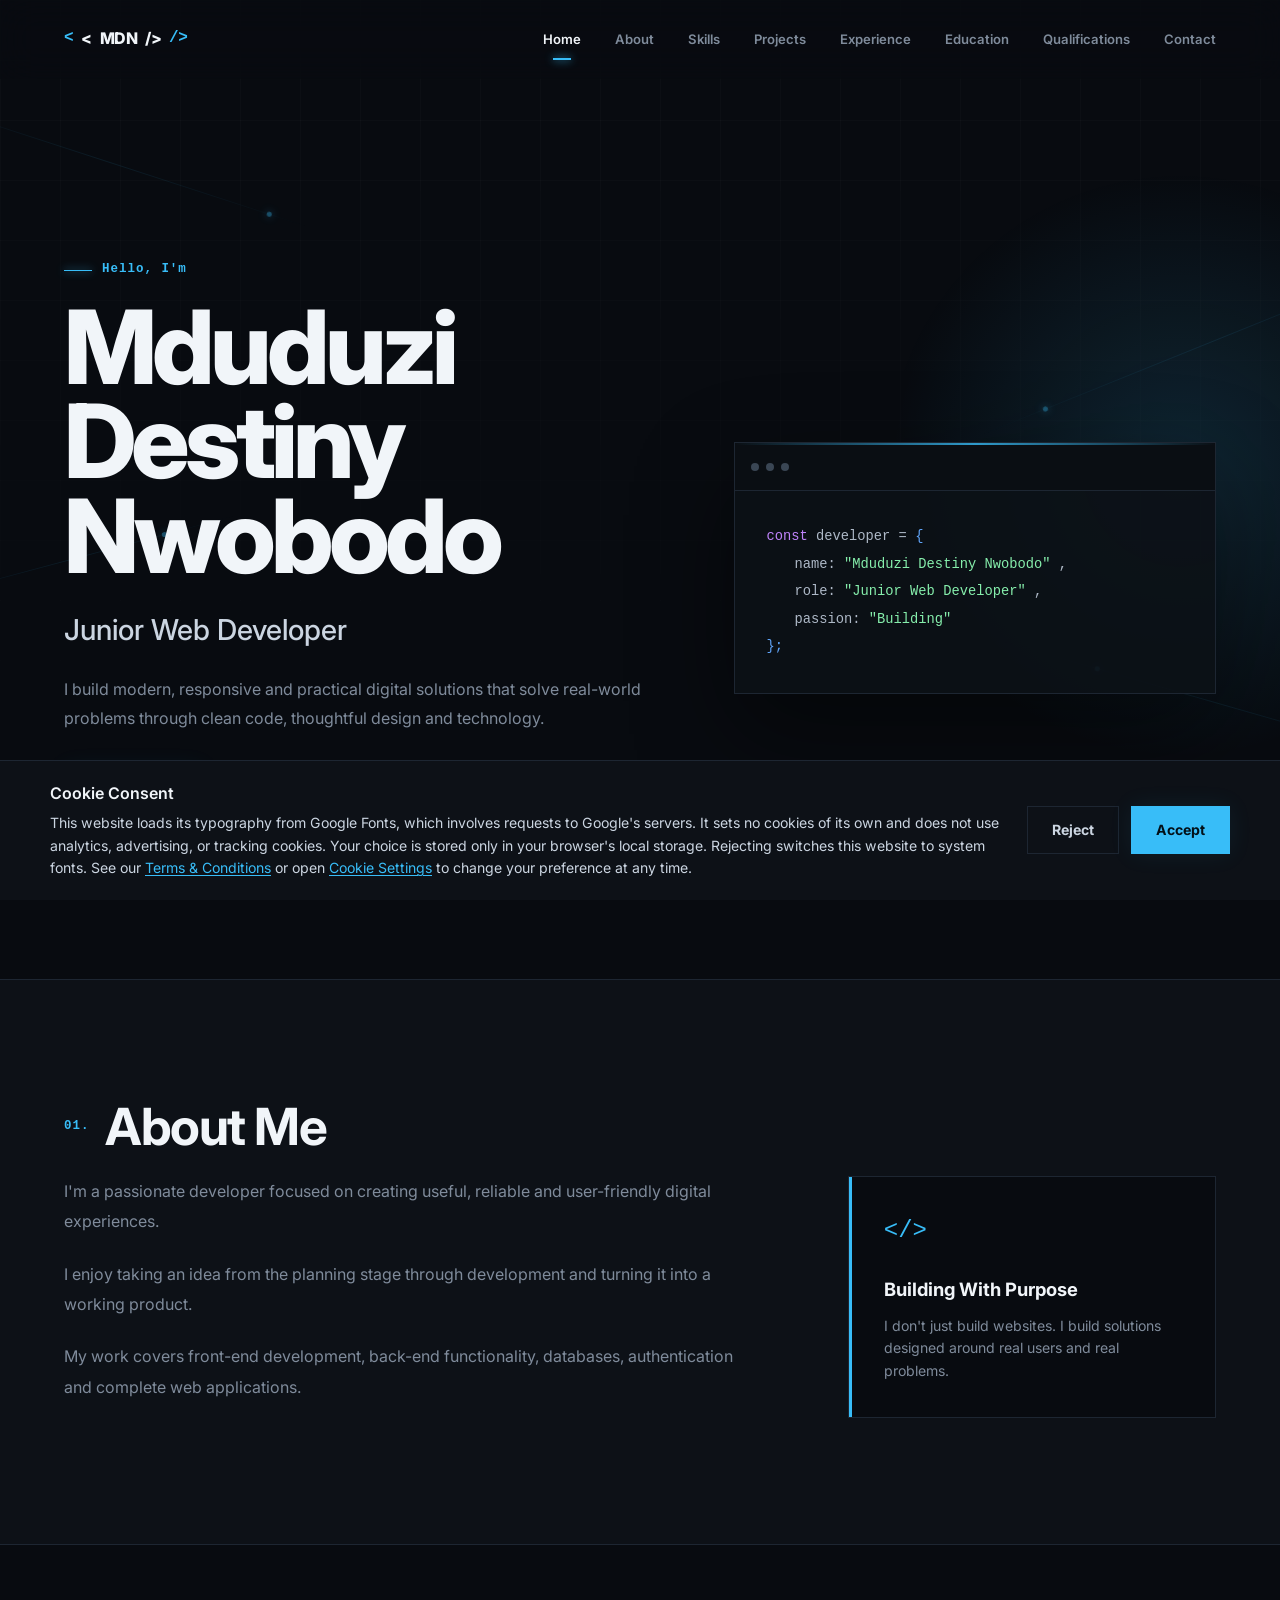
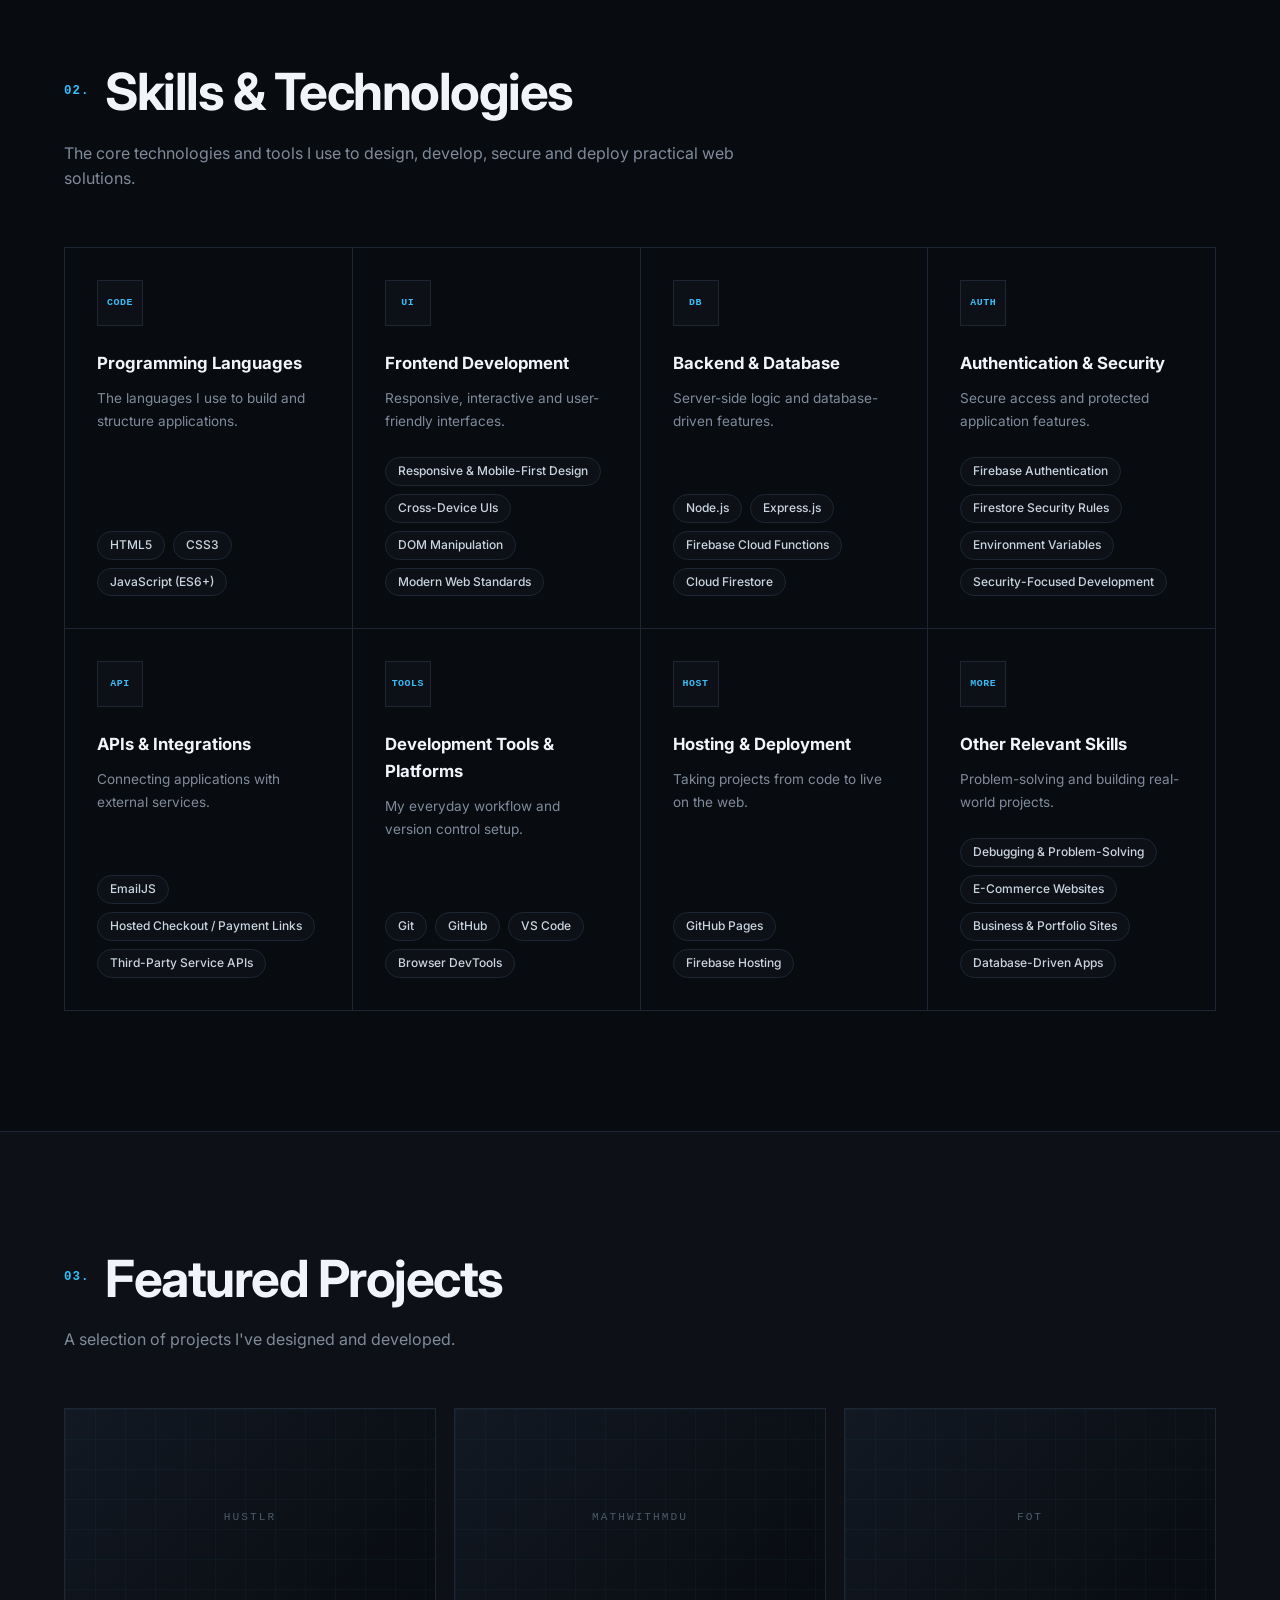
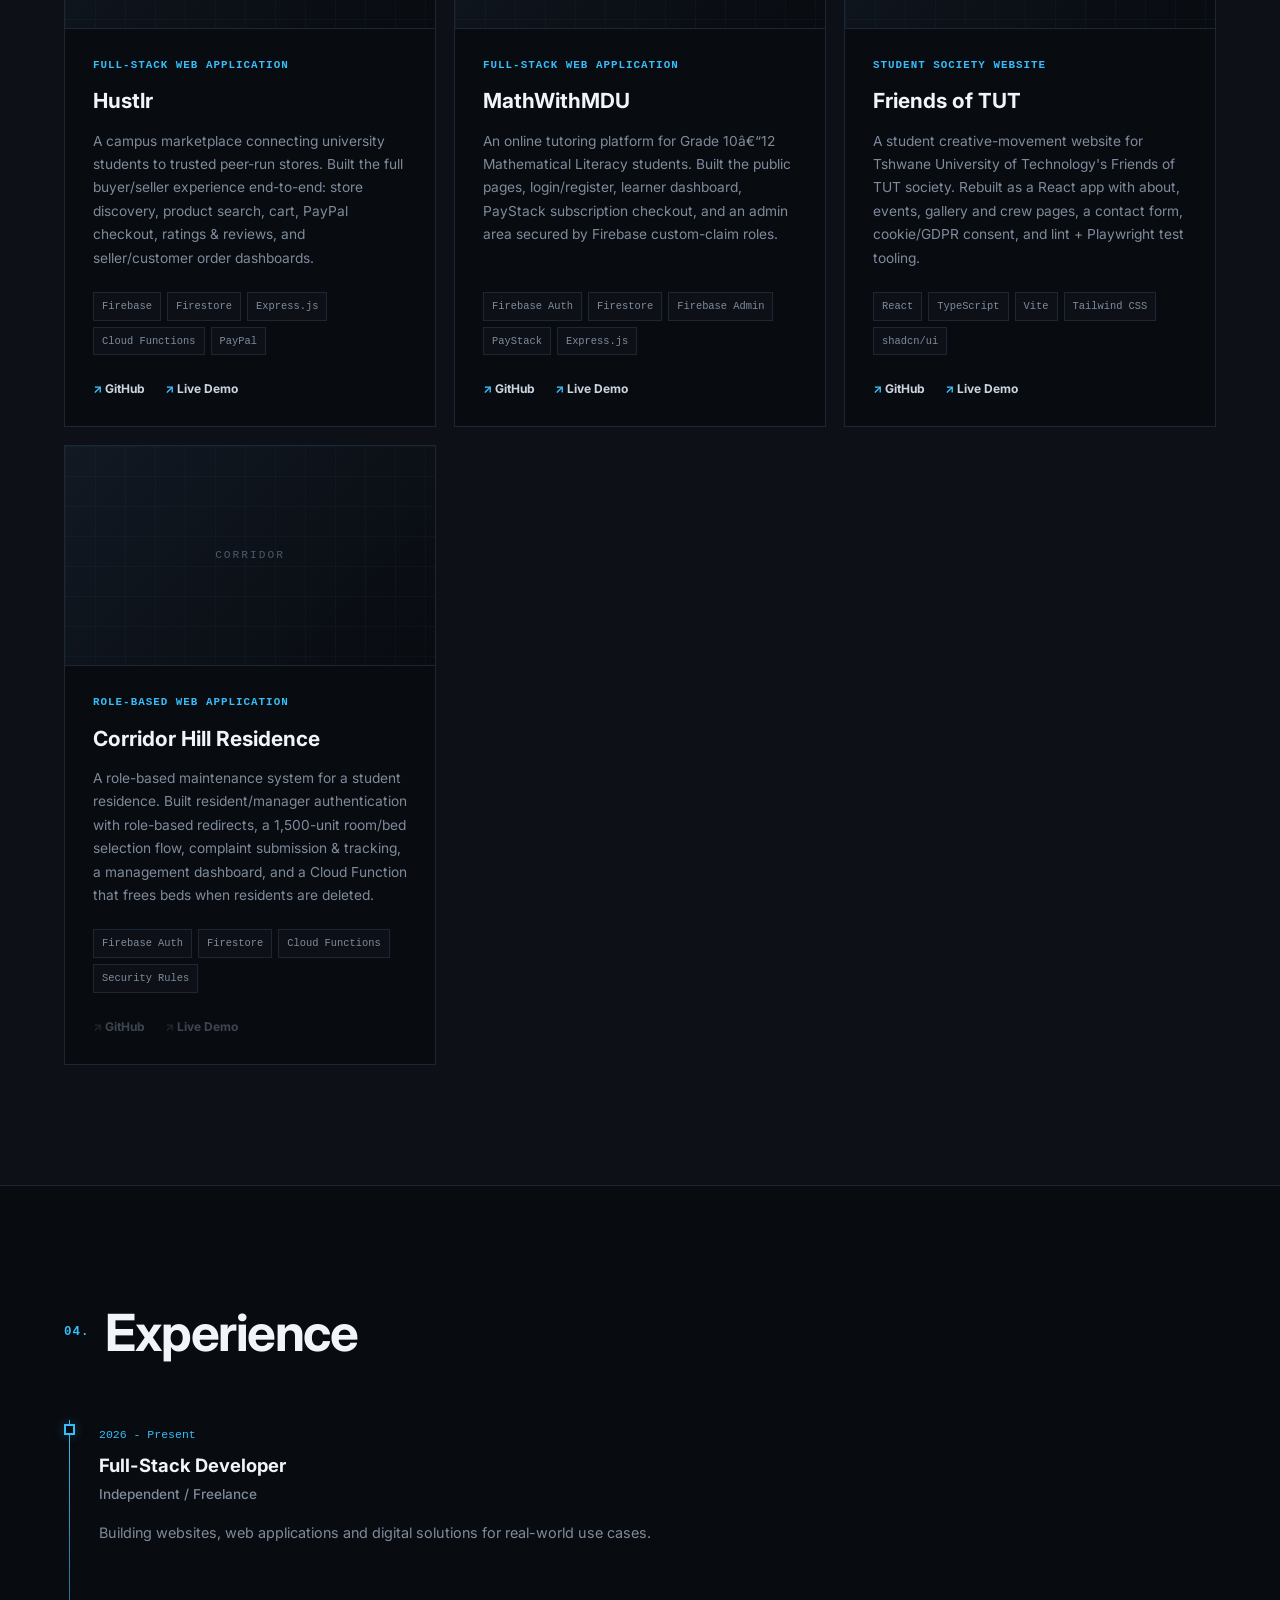
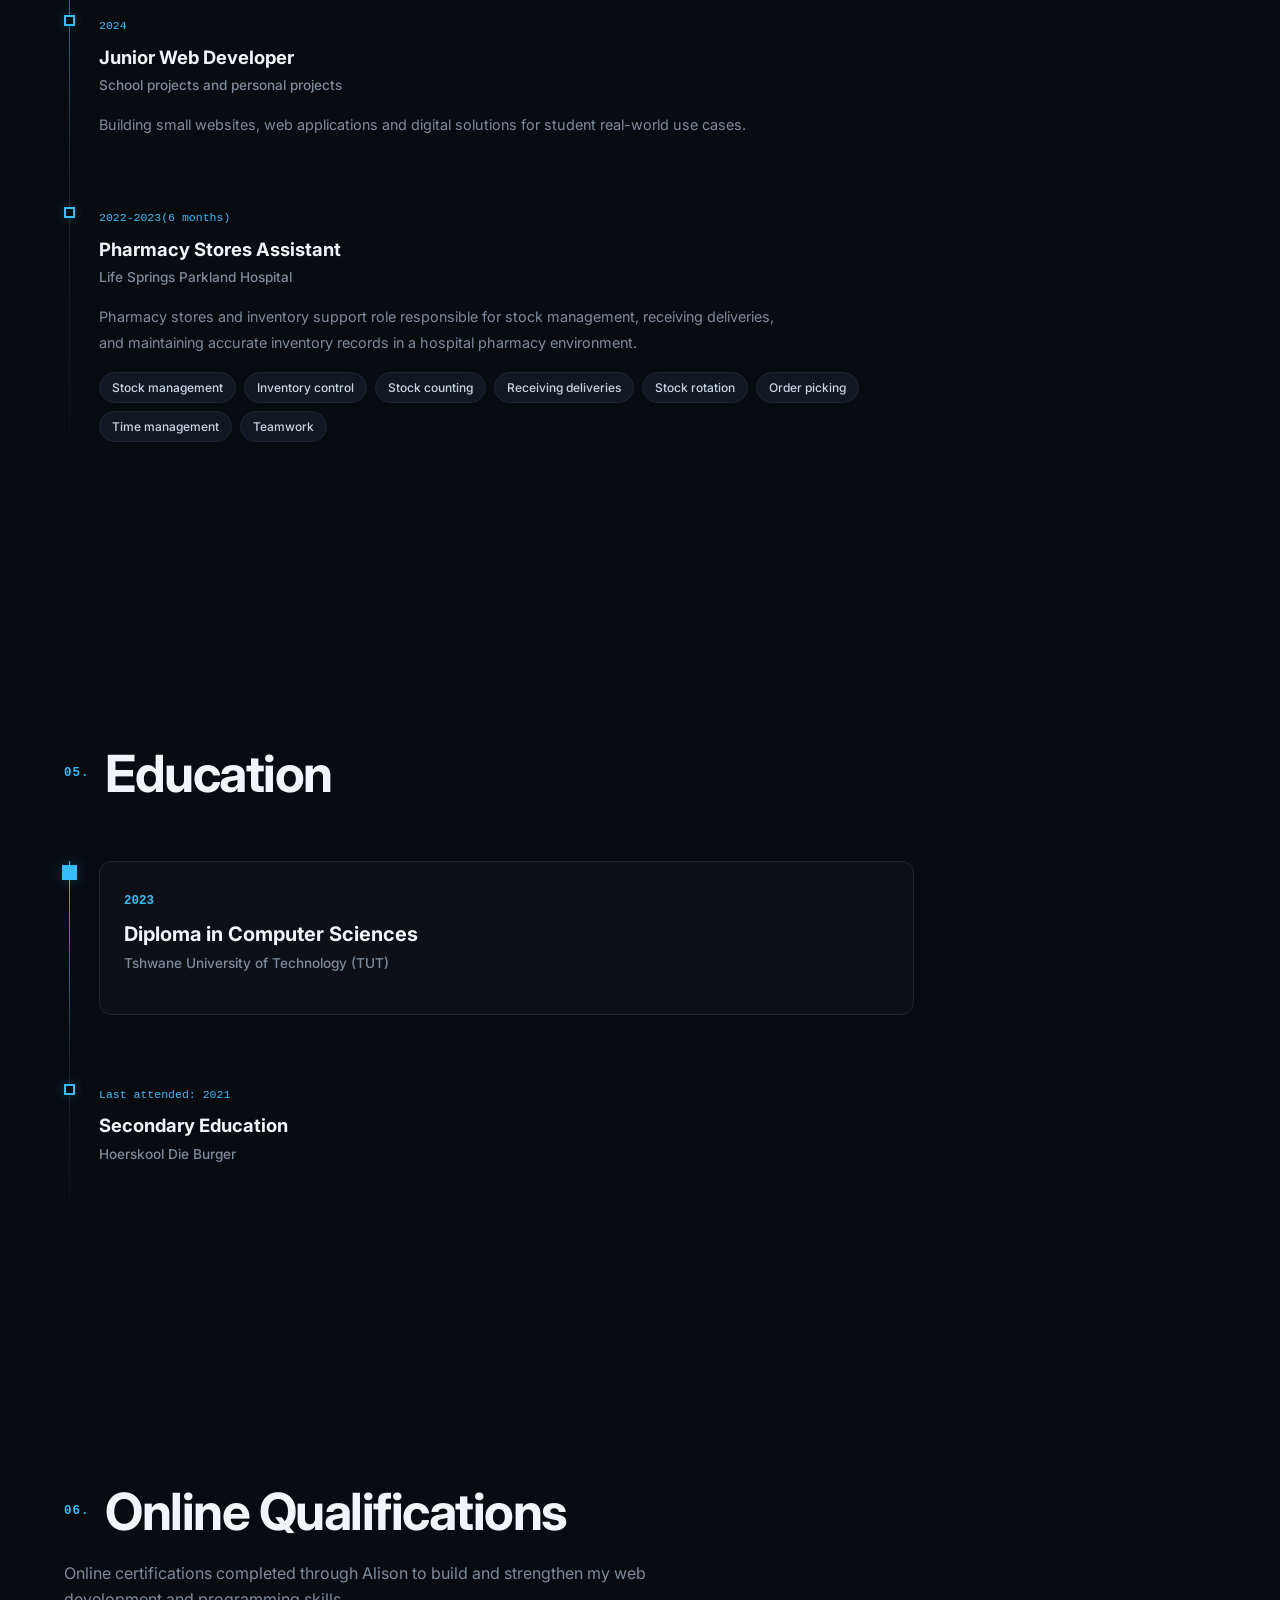
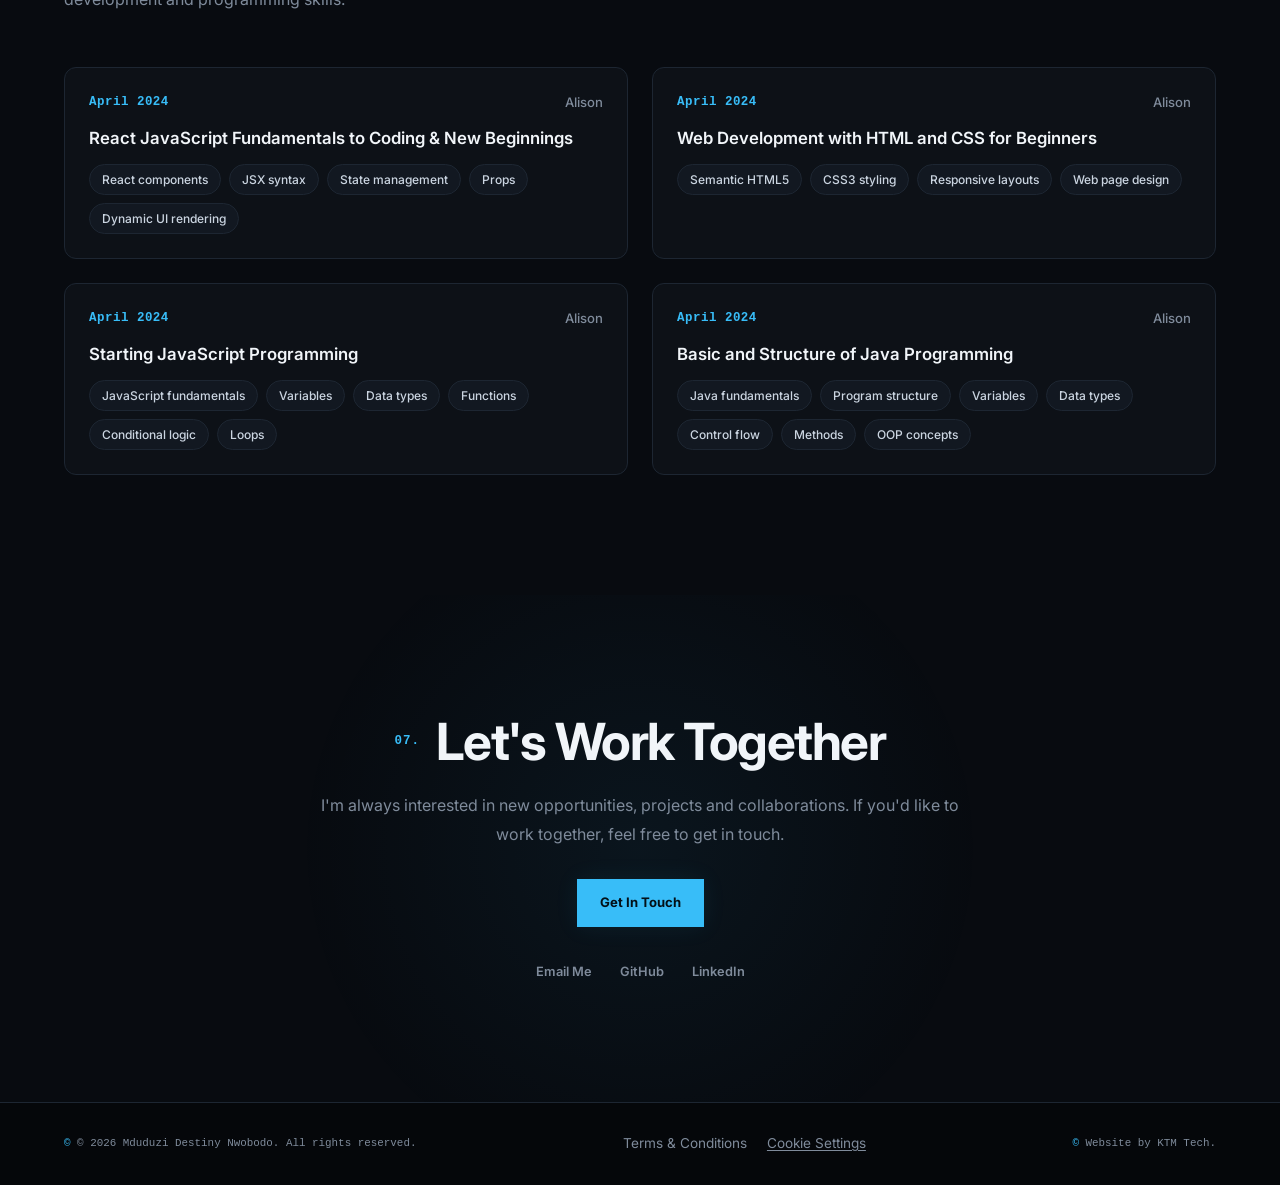
<file: index.html>
﻿<!DOCTYPE html>
<html lang="en">
<head>
    <meta charset="UTF-8">
    <meta name="viewport" content="width=device-width, initial-scale=1.0">

    <meta
        name="description"
        content="Professional portfolio of Mduduzi Nwobodo, a Junior Web Developer building modern, responsive web solutions."
    >

    <title>MDUDUZI NWOBODO | Junior Web Developer</title>

    <!-- Google Fonts -->
    <link rel="preconnect" href="https://fonts.googleapis.com">
    <link rel="preconnect" href="https://fonts.gstatic.com" crossorigin>
    <link
        href="https://fonts.googleapis.com/css2?family=Inter:wght@400;500;600;700;800&display=swap"
        rel="stylesheet"
        id="googleFontsStylesheet"
    >
    <script>
        // If the visitor previously declined external fonts, disable Google
        // Fonts as early as possible so system fonts are used instead.
        (function () {
            try {
                if (localStorage.getItem("cookieConsent") === "rejected") {
                    var fontLink = document.getElementById("googleFontsStylesheet");
                    if (fontLink) {
                        fontLink.disabled = true;
                    }
                }
            } catch (e) {
                // localStorage unavailable — leave fonts enabled
            }
        })();
    </script>

    <!-- CSS -->
    <link rel="stylesheet" href="css/style.css">
</head>

<body>
    <!-- ELECTRICAL BACKGROUND -->
<div class="electrical-background" aria-hidden="true">

    <div class="circuit circuit-1">
        <span class="circuit-node"></span>
    </div>

    <div class="circuit circuit-2">
        <span class="circuit-node"></span>
    </div>

    <div class="circuit circuit-3">
        <span class="circuit-node"></span>
    </div>

    <div class="circuit circuit-4">
        <span class="circuit-node"></span>
    </div>

    <div class="circuit circuit-5">
        <span class="circuit-node"></span>
    </div>

</div>

    <!-- =========================
         NAVIGATION
    ========================== -->
    <header class="navbar" id="navbar">
        <div class="container nav-container">

            <a href="#home" class="logo">
                <span>&lt;</span>MDN<span>/&gt;</span>
            </a>

            <button
                class="menu-toggle"
                id="menuToggle"
                aria-label="Open navigation menu"
                aria-expanded="false"
            >
                <span></span>
                <span></span>
                <span></span>
            </button>

            <nav class="nav-menu" id="navMenu">
                <a href="#home" class="nav-link active">Home</a>
                <a href="#about" class="nav-link">About</a>
                <a href="#skills" class="nav-link">Skills</a>
                <a href="#projects" class="nav-link">Projects</a>
                <a href="#experience" class="nav-link">Experience</a>
                <a href="#education" class="nav-link">Education</a>
                <a href="#qualifications" class="nav-link">Qualifications</a>
                <a href="#contact" class="nav-link">Contact</a>
            </nav>
        </div>
    </header>


    <main>

        <!-- =========================
             HERO
        ========================== -->
        <section class="hero" id="home">

            <div class="container hero-container">

                <div class="hero-content">

    <p class="hero-intro">
        Hello, I'm
    </p>

    <h1>
        Mduduzi Destiny Nwobodo
    </h1>

    <h2>
        Junior Web Developer
    </h2>

    <p class="hero-description">
        I build modern, responsive and practical digital
        solutions that solve real-world problems through
        clean code, thoughtful design and technology.
    </p>

        <div class="hero-buttons">
            <a href="#projects" class="btn btn-primary">View My Work</a>

            <a href="assets/documents/MDUDUZI UPDATED-CV.pdf" class="btn btn-secondary" download>Download CV</a>
                    </div>

                    <div class="hero-socials">

                        <a href="https://github.com/mduvauyinkinga?tab=repositories" target="_blank" rel="noopener noreferrer">GitHub</a>

                        <a href="https://www.linkedin.com/in/mduduzi-nwobodo" target="_blank" rel="noopener noreferrer">LinkedIn</a>
                    </div>
                </div>

                <div class="hero-visual">

                    <div class="code-card">

                        <div class="code-header">
                            <span></span>
                            <span></span>
                            <span></span>
                        </div>

                        <div class="code-content">
                            <p>
                                <span class="code-purple">const</span>
                                developer =
                                <span class="code-blue"> {</span>
                            </p>

                            <p class="indent">
                                name:
                                <span class="code-green">
                                    "Mduduzi Destiny Nwobodo"
                                </span>,
                            </p>

                            <p class="indent">
                                role:
                                <span class="code-green">
                                    "Junior Web Developer"
                                </span>,
                            </p>

                            <p class="indent">
                                passion:
                                <span class="code-green">
                                    "Building"
                                </span>
                            </p>

                            <p>
                                <span class="code-blue">};</span>
                            </p>
                        </div>

                    </div>

                </div>

            </div>

        </section>


        <!-- =========================
             ABOUT
        ========================== -->
        <section class="section about" id="about">

            <div class="container">

                <div class="section-heading">
                    <span>01.</span>
                    <h2>About Me</h2>
                </div>

                <div class="about-grid">

                    <div class="about-text">

                        <p>
                            I'm a passionate developer focused on creating
                            useful, reliable and user-friendly digital
                            experiences.
                        </p>

                        <p>
                            I enjoy taking an idea from the planning stage
                            through development and turning it into a
                            working product.
                        </p>

                        <p>
                            My work covers front-end development, back-end
                            functionality, databases, authentication and
                            complete web applications.
                        </p>

                    </div>

                    <div class="about-card">

                        <div class="about-card-icon">
                            &lt;/&gt;
                        </div>

                        <h3>
                            Building With Purpose
                        </h3>

                        <p>
                            I don't just build websites. I build solutions
                            designed around real users and real problems.
                        </p>

                    </div>

                </div>

            </div>

        </section>


        <!-- =========================
             SKILLS
        ========================== -->
        <section class="section skills" id="skills">

            <div class="container">

                <div class="section-heading">
                    <span>02.</span>
                    <h2>Skills & Technologies</h2>
                </div>

                <p class="section-description">
                    The core technologies and tools I use to design, develop,
                    secure and deploy practical web solutions.
                </p>

                <div class="skills-grid">

                    <!-- Programming Languages -->
                    <div class="skill-card">
                        <div class="skill-icon">CODE</div>
                        <h3>Programming Languages</h3>
                        <p>The languages I use to build and structure applications.</p>
                        <div class="skill-tags">
                            <span class="chip">HTML5</span>
                            <span class="chip">CSS3</span>
                            <span class="chip">JavaScript (ES6+)</span>
                        </div>
                    </div>

                    <!-- Frontend Development -->
                    <div class="skill-card">
                        <div class="skill-icon">UI</div>
                        <h3>Frontend Development</h3>
                        <p>Responsive, interactive and user-friendly interfaces.</p>
                        <div class="skill-tags">
                            <span class="chip">Responsive &amp; Mobile-First Design</span>
                            <span class="chip">Cross-Device UIs</span>
                            <span class="chip">DOM Manipulation</span>
                            <span class="chip">Modern Web Standards</span>
                        </div>
                    </div>

                    <!-- Backend & Database -->
                    <div class="skill-card">
                        <div class="skill-icon">DB</div>
                        <h3>Backend &amp; Database</h3>
                        <p>Server-side logic and database-driven features.</p>
                        <div class="skill-tags">
                            <span class="chip">Node.js</span>
                            <span class="chip">Express.js</span>
                            <span class="chip">Firebase Cloud Functions</span>
                            <span class="chip">Cloud Firestore</span>
                        </div>
                    </div>

                    <!-- Authentication & Security -->
                    <div class="skill-card">
                        <div class="skill-icon">AUTH</div>
                        <h3>Authentication &amp; Security</h3>
                        <p>Secure access and protected application features.</p>
                        <div class="skill-tags">
                            <span class="chip">Firebase Authentication</span>
                            <span class="chip">Firestore Security Rules</span>
                            <span class="chip">Environment Variables</span>
                            <span class="chip">Security-Focused Development</span>
                        </div>
                    </div>

                    <!-- APIs & Integrations -->
                    <div class="skill-card">
                        <div class="skill-icon">API</div>
                        <h3>APIs &amp; Integrations</h3>
                        <p>Connecting applications with external services.</p>
                        <div class="skill-tags">
                            <span class="chip">EmailJS</span>
                            <span class="chip">Hosted Checkout / Payment Links</span>
                            <span class="chip">Third-Party Service APIs</span>
                        </div>
                    </div>

                    <!-- Development Tools & Platforms -->
                    <div class="skill-card">
                        <div class="skill-icon">TOOLS</div>
                        <h3>Development Tools &amp; Platforms</h3>
                        <p>My everyday workflow and version control setup.</p>
                        <div class="skill-tags">
                            <span class="chip">Git</span>
                            <span class="chip">GitHub</span>
                            <span class="chip">VS Code</span>
                            <span class="chip">Browser DevTools</span>
                        </div>
                    </div>

                    <!-- Hosting & Deployment -->
                    <div class="skill-card">
                        <div class="skill-icon">HOST</div>
                        <h3>Hosting &amp; Deployment</h3>
                        <p>Taking projects from code to live on the web.</p>
                        <div class="skill-tags">
                            <span class="chip">GitHub Pages</span>
                            <span class="chip">Firebase Hosting</span>
                        </div>
                    </div>

                    <!-- Other Relevant Skills -->
                    <div class="skill-card">
                        <div class="skill-icon">MORE</div>
                        <h3>Other Relevant Skills</h3>
                        <p>Problem-solving and building real-world projects.</p>
                        <div class="skill-tags">
                            <span class="chip">Debugging &amp; Problem-Solving</span>
                            <span class="chip">E-Commerce Websites</span>
                            <span class="chip">Business &amp; Portfolio Sites</span>
                            <span class="chip">Database-Driven Apps</span>
                        </div>
                    </div>

                </div>

            </div>

        </section>


        <!-- =========================
             PROJECTS
        ========================== -->
        <section class="section projects" id="projects">

            <div class="container">

                <div class="section-heading">
                    <span>03.</span>
                    <h2>Featured Projects</h2>
                </div>

                <p class="section-description">
                    A selection of projects I've designed and developed.
                </p>

                <div class="projects-grid">

                                        <!-- Project 1 -->
                    <article class="project-card">

                        <div class="project-image">
                            <span>HUSTLR</span>
                        </div>

                        <div class="project-content">

                            <p class="project-type">
                                Full-Stack Web Application
                            </p>

                            <h3>
                                Hustlr
                            </h3>

                            <p>
                                A campus marketplace connecting university
                                students to trusted peer-run stores. Built
                                the full buyer/seller experience end-to-end:
                                store discovery, product search, cart,
                                PayPal checkout, ratings &amp; reviews, and
                                seller/customer order dashboards.
                            </p>

                            <div class="project-tech">
                                <span>Firebase</span>
                                <span>Firestore</span>
                                <span>Express.js</span>
                                <span>Cloud Functions</span>
                                <span>PayPal</span>
                            </div>

                            <div class="project-links">
                                <a href="https://github.com/mduvauyinkinga/hustlr-students" target="_blank" rel="noopener noreferrer">
                                    GitHub
                                </a>

                                <a href="https://mduvauyinkinga.github.io/hustlr-students/" target="_blank" rel="noopener noreferrer">
                                    Live Demo
                                </a>
                            </div>

                        </div>

                    </article>

                    <!-- Project 3 -->
                    <article class="project-card">

                        <div class="project-image">
                            <span>MATHWITHMDU</span>
                        </div>

                        <div class="project-content">

                            <p class="project-type">
                                Full-Stack Web Application
                            </p>

                            <h3>
                                MathWithMDU
                            </h3>

                            <p>
                                An online tutoring platform for Grade 10â€“12
                                Mathematical Literacy students. Built the public
                                pages, login/register, learner dashboard, PayStack
                                subscription checkout, and an admin area secured by
                                Firebase custom-claim roles.
                            </p>

                            <div class="project-tech">
                                <span>Firebase Auth</span>
                                <span>Firestore</span>
                                <span>Firebase Admin</span>
                                <span>PayStack</span>
                                <span>Express.js</span>
                            </div>

                            <div class="project-links">
                                <a href="https://github.com/mduvauyinkinga/MathWithMduu" target="_blank" rel="noopener noreferrer">
                                    GitHub
                                </a>

                                <a href="https://mduvauyinkinga.github.io/MathWithMduu/" target="_blank" rel="noopener noreferrer">
                                    Live Demo
                                </a>
                            </div>

                        </div>

                    </article>


                    <!-- Project 4 -->
                    <article class="project-card">

                        <div class="project-image">
                            <span>FOT</span>
                        </div>

                        <div class="project-content">

                            <p class="project-type">
                                Student Society Website
                            </p>

                            <h3>
                                Friends of TUT
                            </h3>

                            <p>
                                A student creative-movement website for Tshwane
                                University of Technology's Friends of TUT society.
                                Rebuilt as a React app with about, events, gallery
                                and crew pages, a contact form, cookie/GDPR
                                consent, and lint + Playwright test tooling.
                            </p>

                            <div class="project-tech">
                                <span>React</span>
                                <span>TypeScript</span>
                                <span>Vite</span>
                                <span>Tailwind CSS</span>
                                <span>shadcn/ui</span>
                            </div>

                            <div class="project-links">
                                <a href="https://github.com/mduvauyinkinga/FOT" target="_blank" rel="noopener noreferrer">
                                    GitHub
                                </a>

                                <a href="https://mduvauyinkinga.github.io/FOT/" target="_blank" rel="noopener noreferrer">
                                    Live Demo
                                </a>
                            </div>

                        </div>

                    </article>

                    <!-- Project 2 -->
                    <article class="project-card">

                        <div class="project-image">
                            <span>CORRIDOR</span>
                        </div>

                        <div class="project-content">

                            <p class="project-type">
                                Role-Based Web Application
                            </p>

                            <h3>
                                Corridor Hill Residence
                            </h3>

                            <p>
                                A role-based maintenance system for a student
                                residence. Built resident/manager authentication
                                with role-based redirects, a 1,500-unit room/bed
                                selection flow, complaint submission &amp;
                                tracking, a management dashboard, and a Cloud
                                Function that frees beds when residents are
                                deleted.
                            </p>

                            <div class="project-tech">
                                <span>Firebase Auth</span>
                                <span>Firestore</span>
                                <span>Cloud Functions</span>
                                <span>Security Rules</span>
                            </div>

                            <!-- TODO: replace with Corridor's public GitHub repo and live URL once confirmed (not linked on public profile) -->
                            <div class="project-links">
                                <span class="project-link-disabled">
                                    GitHub
                                </span>

                                <span class="project-link-disabled">
                                    Live Demo
                                </span>
                            </div>

                        </div>

                    </article>

                </div>

            </div>

        </section>


        <!-- =========================
             EXPERIENCE
        ========================== -->
        <section class="section experience" id="experience">

            <div class="container">

                <div class="section-heading">
                    <span>04.</span>
                    <h2>Experience</h2>
                </div>

                <div class="timeline">

                    <div class="timeline-item">

                        <div class="timeline-dot"></div>

                        <div class="timeline-content">

                            <span class="timeline-date">
                                2026 - Present
                            </span>

                            <h3>
                                Full-Stack Developer
                            </h3>

                            <h4>
                                Independent / Freelance
                            </h4>

                            <p>
                                Building websites, web applications and
                                digital solutions for real-world use cases.
                            </p>

                        </div>

                    </div>

                    <div class="timeline-item">

                        <div class="timeline-dot"></div>

                        <div class="timeline-content">

                            <span class="timeline-date">
                                2024
                            </span>

                            <h3>
                                Junior Web Developer
                            </h3>

                            <h4>
                                School projects and personal projects
                            </h4>

                            <p>
                                Building small websites, web applications and
                                digital solutions for student real-world use cases.
                            </p>

                        </div>

                    </div>
                    <div class="timeline-item">

                        <div class="timeline-dot"></div>

                        <div class="timeline-content">

                            <span class="timeline-date">
                                2022-2023(6 months)
                            </span>

                            <h3>
                                Pharmacy Stores Assistant
                            </h3>

                            <h4>
                                Life Springs Parkland Hospital
                            </h4>

                            <p>
                                Pharmacy stores and inventory support role
                                responsible for stock management, receiving
                                deliveries, and maintaining accurate inventory
                                records in a hospital pharmacy environment.
                            </p>

                            <div class="timeline-skills">
                                <span>Stock management</span>
                                <span>Inventory control</span>
                                <span>Stock counting</span>
                                <span>Receiving deliveries</span>
                                <span>Stock rotation</span>
                                <span>Order picking</span>
                                <span>Time management</span>
                                <span>Teamwork</span>
                            </div>

                        </div>

                    </div>


                </div>

            </div>

        </section>


        <!-- =========================
             EDUCATION
        ========================== -->
        <section class="section education" id="education">

            <div class="container">

                <div class="section-heading">
                    <span>05.</span>
                    <h2>Education</h2>
                </div>

                <div class="timeline">

                    <div class="timeline-item timeline-item--featured">

                        <div class="timeline-dot"></div>

                        <div class="timeline-content">

                            <span class="timeline-date">
                                2023
                            </span>

                            <h3>
                                Diploma in Computer Sciences
                            </h3>

                            <h4>
                                Tshwane University of Technology (TUT)
                            </h4>

                        </div>

                    </div>


                    <div class="timeline-item">

                        <div class="timeline-dot"></div>

                        <div class="timeline-content">

                            <span class="timeline-date">
                                Last attended: 2021
                            </span>

                            <h3>
                                Secondary Education
                            </h3>

                            <h4>
                                Hoerskool Die Burger
                            </h4>

                        </div>

                    </div>

                </div>

            </div>

        </section>


        <!-- =========================
             QUALIFICATIONS
        ========================== -->
        <section class="section qualifications" id="qualifications">

            <div class="container">

                <div class="section-heading">
                    <span>06.</span>
                    <h2>Online Qualifications</h2>
                </div>

                <p class="section-description">
                    Online certifications completed through Alison to build
                    and strengthen my web development and programming skills.
                </p>

                <div class="qualifications-grid">

                    <article class="qualification-card">

                        <div class="qualification-header">
                            <span class="qualification-date">April 2024</span>
                            <span class="qualification-provider">Alison</span>
                        </div>

                        <h3>
                            React JavaScript Fundamentals to Coding &amp; New Beginnings
                        </h3>

                        <div class="qualification-skills">
                            <span>React components</span>
                            <span>JSX syntax</span>
                            <span>State management</span>
                            <span>Props</span>
                            <span>Dynamic UI rendering</span>
                        </div>

                    </article>

                    <article class="qualification-card">

                        <div class="qualification-header">
                            <span class="qualification-date">April 2024</span>
                            <span class="qualification-provider">Alison</span>
                        </div>

                        <h3>
                            Web Development with HTML and CSS for Beginners
                        </h3>

                        <div class="qualification-skills">
                            <span>Semantic HTML5</span>
                            <span>CSS3 styling</span>
                            <span>Responsive layouts</span>
                            <span>Web page design</span>
                        </div>

                    </article>

                    <article class="qualification-card">

                        <div class="qualification-header">
                            <span class="qualification-date">April 2024</span>
                            <span class="qualification-provider">Alison</span>
                        </div>

                        <h3>
                            Starting JavaScript Programming
                        </h3>

                        <div class="qualification-skills">
                            <span>JavaScript fundamentals</span>
                            <span>Variables</span>
                            <span>Data types</span>
                            <span>Functions</span>
                            <span>Conditional logic</span>
                            <span>Loops</span>
                        </div>

                    </article>

                    <article class="qualification-card">

                        <div class="qualification-header">
                            <span class="qualification-date">April 2024</span>
                            <span class="qualification-provider">Alison</span>
                        </div>

                        <h3>
                            Basic and Structure of Java Programming
                        </h3>

                        <div class="qualification-skills">
                            <span>Java fundamentals</span>
                            <span>Program structure</span>
                            <span>Variables</span>
                            <span>Data types</span>
                            <span>Control flow</span>
                            <span>Methods</span>
                            <span>OOP concepts</span>
                        </div>

                    </article>

                </div>

            </div>

        </section>


        <!-- =========================
             CONTACT
        ========================== -->
        <section class="section contact" id="contact">

            <div class="container contact-container">

                <div class="section-heading">
                    <span>07.</span>
                    <h2>Let's Work Together</h2>
                </div>

                <p class="contact-description">
                    I'm always interested in new opportunities, projects
                    and collaborations. If you'd like to work together,
                    feel free to get in touch.
                </p>

                <a href="mailto:dnmduduzi@gmail.com"
                   class="btn btn-primary">
                    Get In Touch
                </a>

                <div class="contact-links">

                    <a href="mailto:dnmduduzi@gmail.com">
                        Email Me
                    </a>

                    <a href="https://github.com/mduvauyinkinga" target="_blank" rel="noopener noreferrer">
                        GitHub
                    </a>

                    <a href="https://www.linkedin.com/in/mduduzi-nwobodo" target="_blank" rel="noopener noreferrer">
                        LinkedIn
                    </a>

                </div>

            </div>

        </section>

    </main>


    <!-- =========================
         FOOTER
    ========================== -->
    <footer class="footer">

        <div class="container footer-container">

            <p>
                &copy; <span id="currentYear"></span>
                Mduduzi Destiny Nwobodo. All rights reserved.
            </p>

            <div class="footer-links">
                <a href="terms.html">Terms & Conditions</a>
                <button type="button" class="footer-cookie-settings" id="footerCookieSettings">
                    Cookie Settings
                </button>
            </div>

            <p>
                Website by KTM Tech.
            </p>

        </div>

    </footer>


    <!-- =========================
         COOKIE CONSENT BANNER
    ========================== -->
    <div class="cookie-banner" id="cookieBanner" role="dialog" aria-label="Cookie Consent" aria-modal="false" aria-hidden="true">
        <div class="cookie-banner-container">
            <div class="cookie-banner-content">
                <h3 class="cookie-banner-title">Cookie Consent</h3>
                <p class="cookie-banner-text">
                    This website loads its typography from Google Fonts, which involves requests to Google's servers. It sets no cookies of its own and does not use analytics, advertising, or tracking cookies. Your choice is stored only in your browser's local storage. Rejecting switches this website to system fonts. See our <a href="terms.html">Terms &amp; Conditions</a> or open <a href="#" id="cookieSettingsLink">Cookie Settings</a> to change your preference at any time.
                </p>
            </div>
            <div class="cookie-banner-actions">
                <button type="button" class="btn btn-secondary" id="cookieReject">Reject</button>
                <button type="button" class="btn btn-primary" id="cookieAccept">Accept</button>
            </div>
        </div>
    </div>


    <!-- =========================
         COOKIE SETTINGS MODAL
    ========================== -->
    <div class="cookie-modal-overlay" id="cookieModalOverlay" role="dialog" aria-label="Cookie Settings" aria-modal="true" aria-hidden="true">
        <div class="cookie-modal" tabindex="-1">
            <h3 class="cookie-modal-title">Cookie Settings</h3>
            <p class="cookie-modal-description">
                This website loads its typography from Google Fonts, which involves requests to Google's servers. It sets no cookies of its own and does not use analytics, advertising, or tracking cookies. Your preference is stored in your browser's local storage. For more information, please read our <a href="terms.html">Terms &amp; Conditions</a>.
            </p>

            <div class="cookie-preference-item">
                <div class="cookie-preference-header">
                    <span class="cookie-preference-label">Essential — Consent Preference</span>
                    <label class="toggle-switch">
                        <input type="checkbox" checked disabled aria-label="Essential consent preference - always enabled">
                        <span class="toggle-slider"></span>
                    </label>
                </div>
                <p class="cookie-preference-description">
                    Your choice is saved in this browser's local storage (key: cookieConsent) so you are not asked again. It contains no personal information and cannot be disabled.
                </p>
            </div>

            <div class="cookie-preference-item">
                <div class="cookie-preference-header">
                    <span class="cookie-preference-label">External Fonts (Google Fonts)</span>
                    <label class="toggle-switch">
                        <input type="checkbox" id="toggleExternalResources" aria-label="Allow typography to be loaded from Google Fonts">
                        <span class="toggle-slider"></span>
                    </label>
                </div>
                <p class="cookie-preference-description">
                    When enabled, typography is loaded from Google Fonts, which involves requests to Google's servers. When disabled, the website uses your system fonts instead.
                </p>
            </div>

            <div class="cookie-modal-actions">
                <button type="button" class="btn btn-secondary" id="cookieModalReject">Reject All</button>
                <button type="button" class="btn btn-primary" id="cookieModalAccept">Accept All</button>
            </div>
        </div>
    </div>


    <!-- JavaScript -->
    <script src="js/script.js"></script>

</body>
</html>
</file>
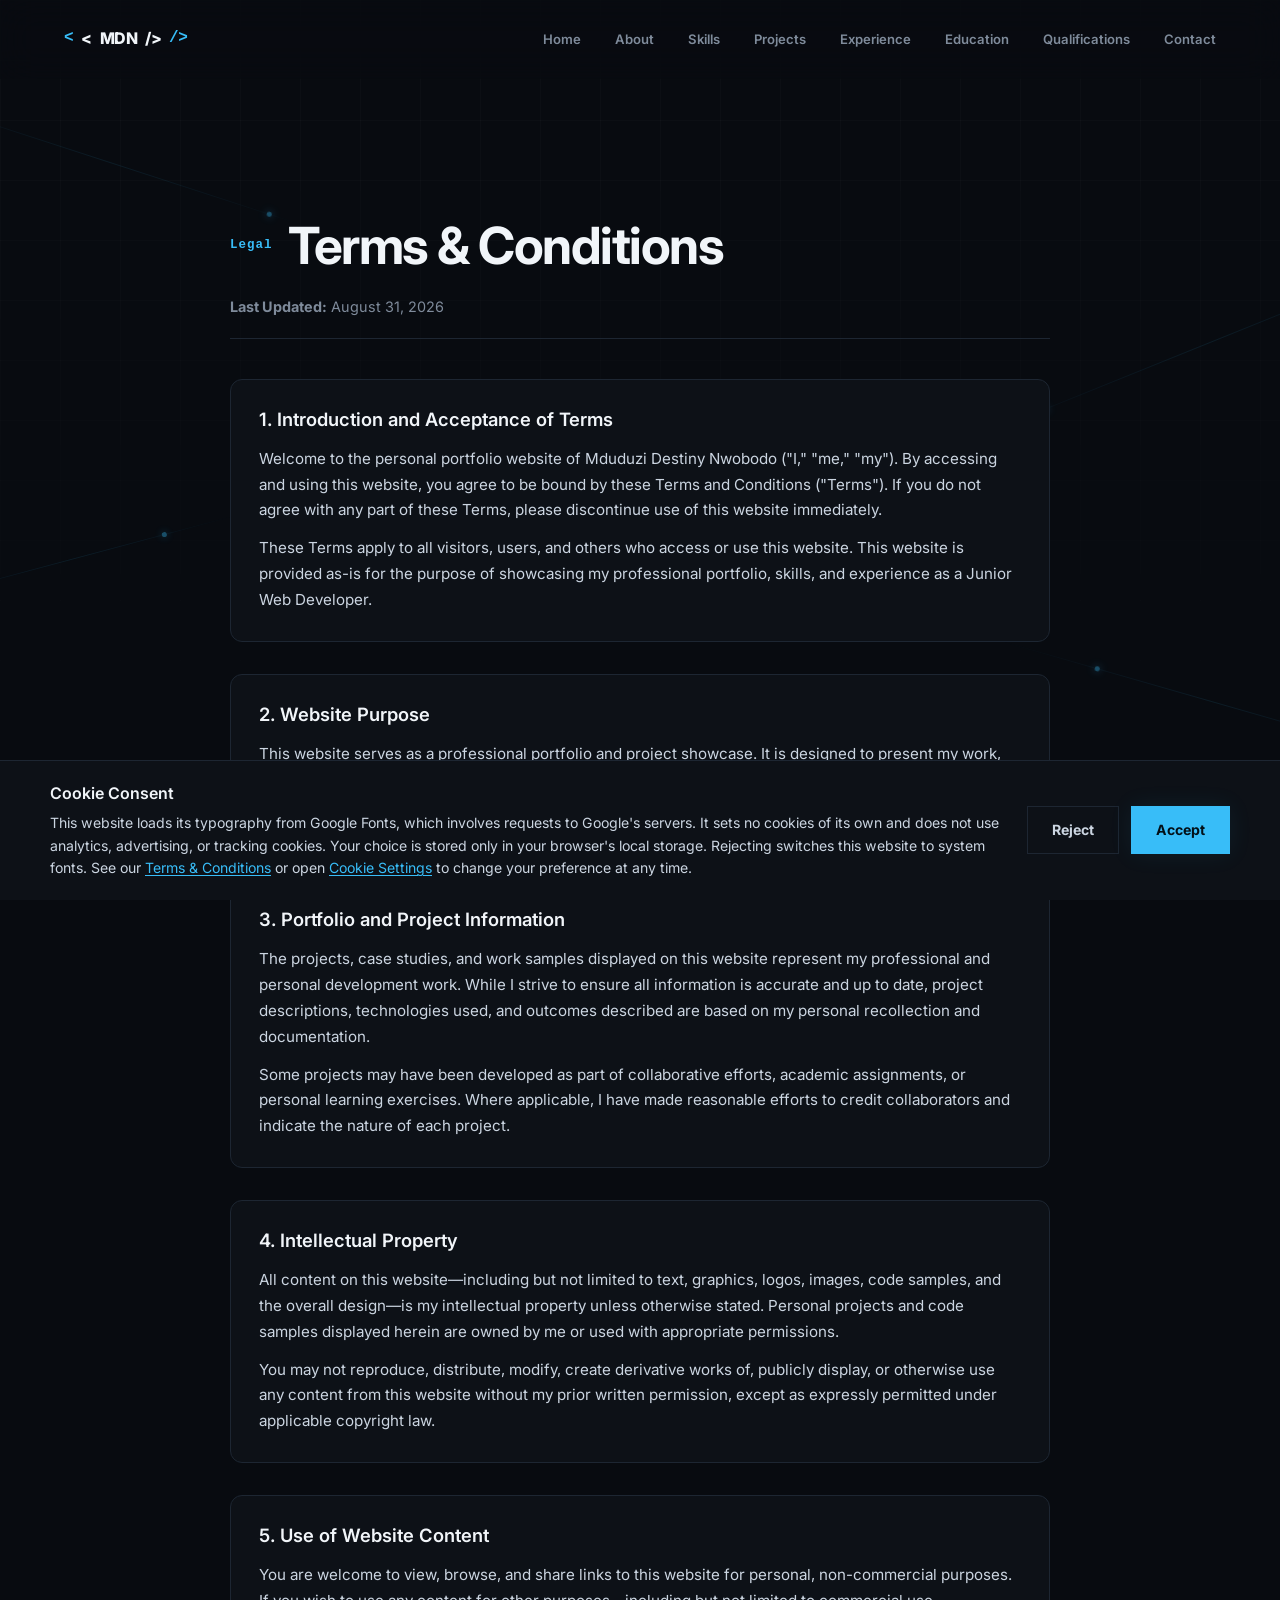
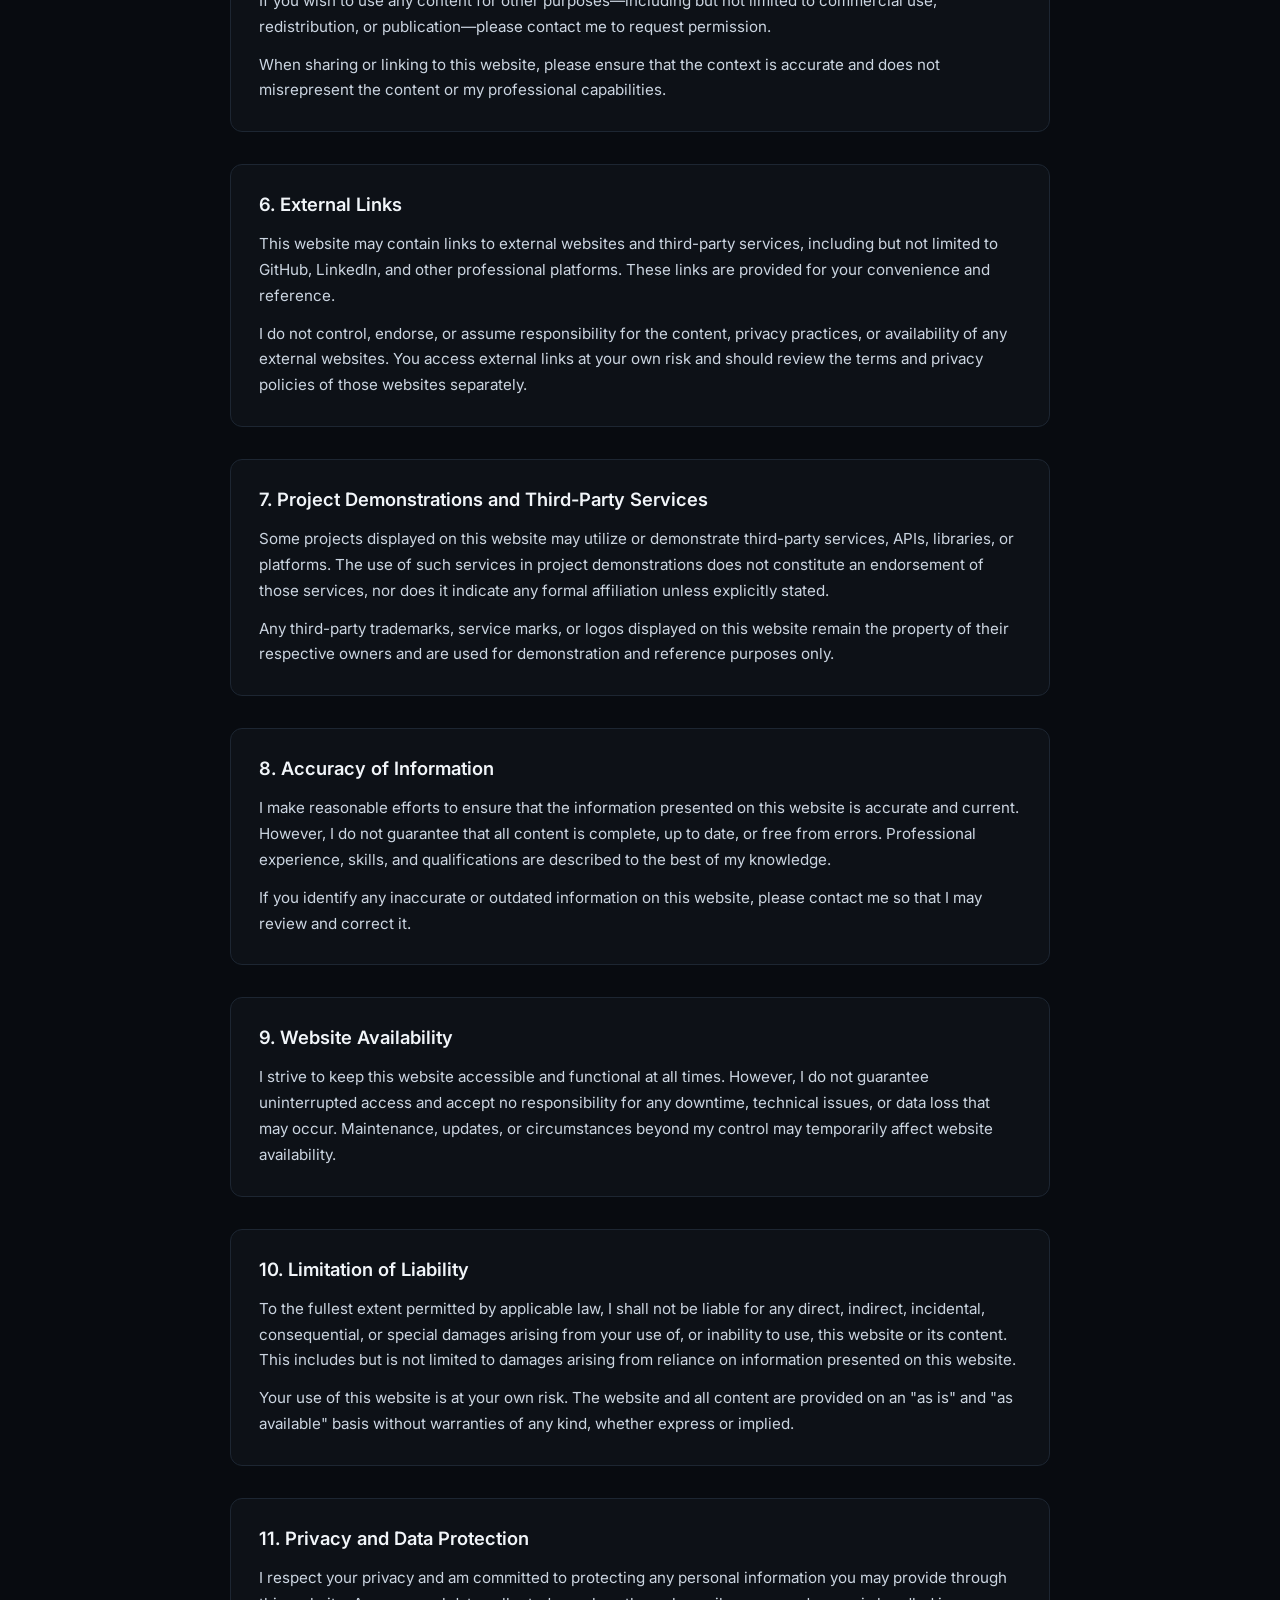
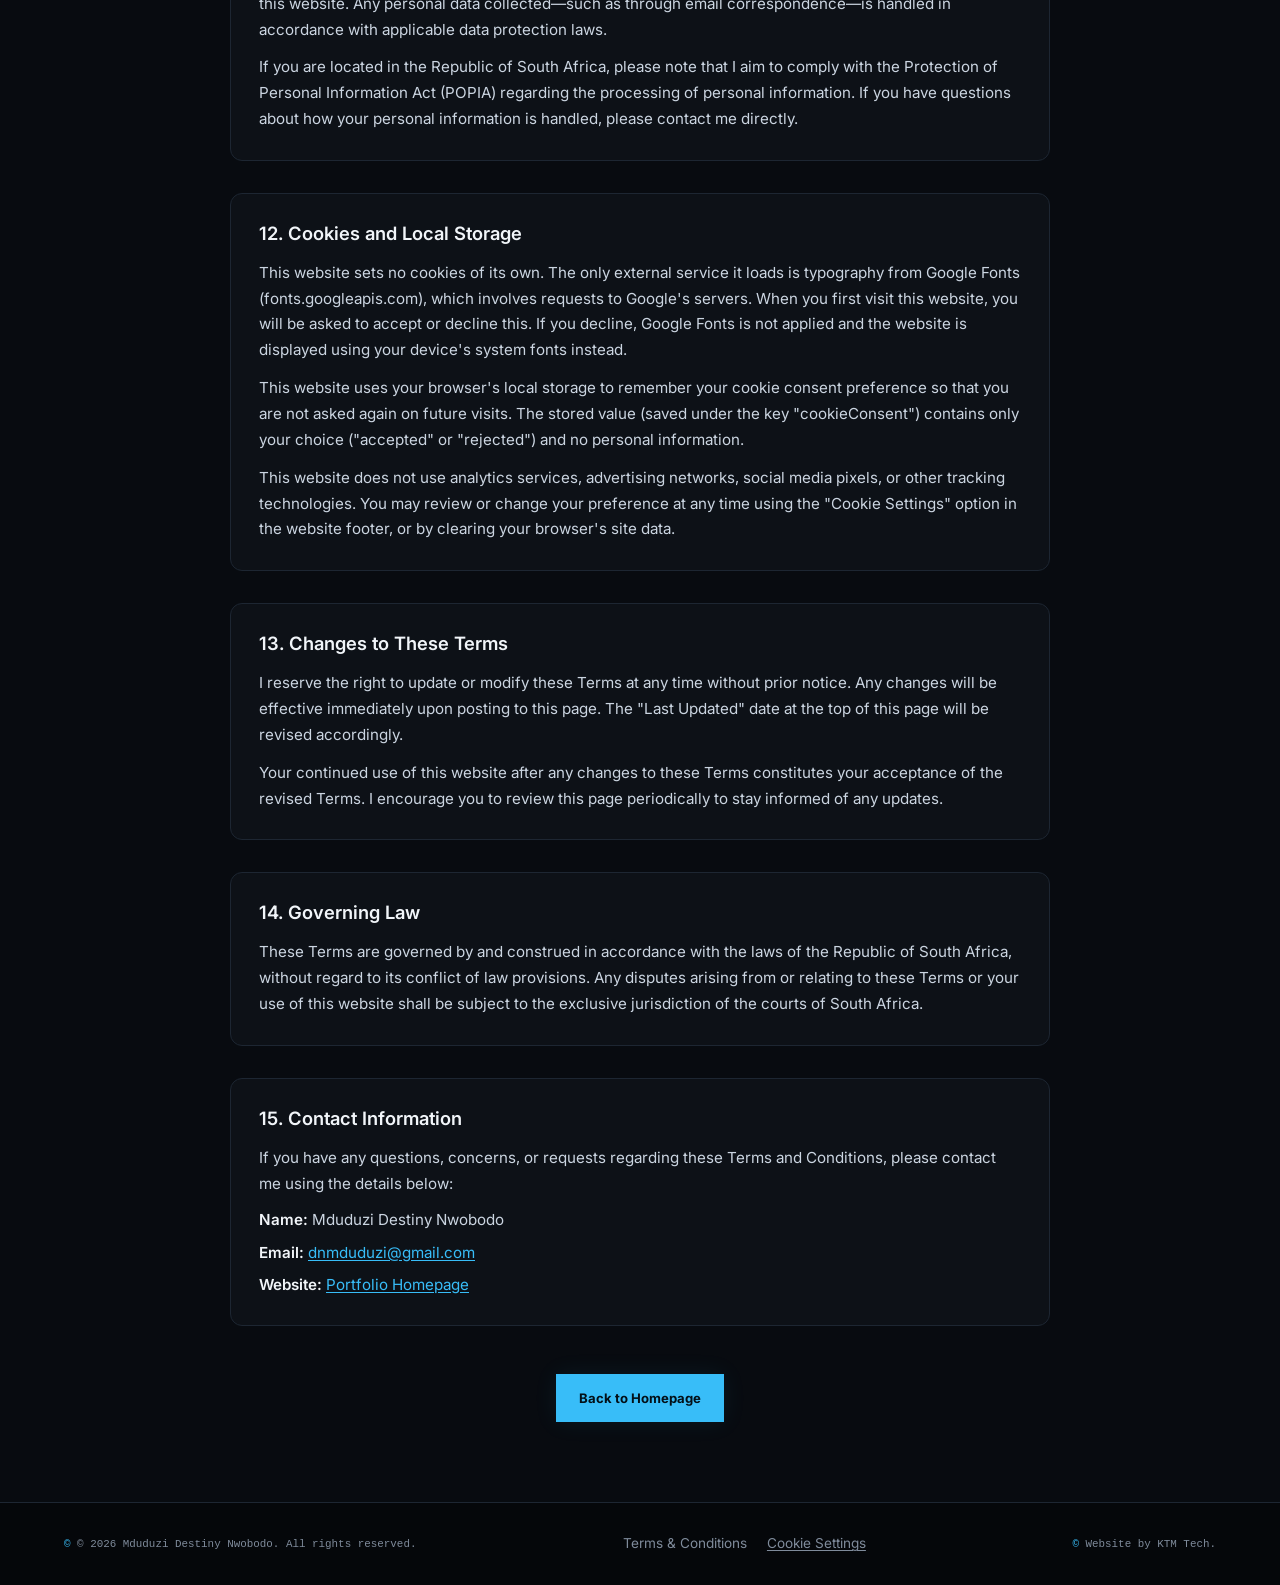
<file: terms.html>
﻿<!DOCTYPE html>
<html lang="en">
<head>
    <meta charset="UTF-8">
    <meta name="viewport" content="width=device-width, initial-scale=1.0">
    <meta name="description" content="Terms and Conditions for Mduduzi Nwobodo professional developer portfolio website.">
    <title>Terms & Conditions | MDUDUZI NWOBODO</title>
    <link rel="preconnect" href="https://fonts.googleapis.com">
    <link rel="preconnect" href="https://fonts.gstatic.com" crossorigin>
    <link href="https://fonts.googleapis.com/css2?family=Inter:wght@400;500;600;700;800&display=swap" rel="stylesheet" id="googleFontsStylesheet">
    <script>
        // If the visitor previously declined external fonts, disable Google
        // Fonts as early as possible so system fonts are used instead.
        (function () {
            try {
                if (localStorage.getItem("cookieConsent") === "rejected") {
                    var fontLink = document.getElementById("googleFontsStylesheet");
                    if (fontLink) {
                        fontLink.disabled = true;
                    }
                }
            } catch (e) {
                // localStorage unavailable — leave fonts enabled
            }
        })();
    </script>
    <link rel="stylesheet" href="css/style.css">
</head>
<body>
    <!-- ELECTRICAL BACKGROUND -->
<div class="electrical-background" aria-hidden="true">
    <div class="circuit circuit-1"><span class="circuit-node"></span></div>
    <div class="circuit circuit-2"><span class="circuit-node"></span></div>
    <div class="circuit circuit-3"><span class="circuit-node"></span></div>
    <div class="circuit circuit-4"><span class="circuit-node"></span></div>
    <div class="circuit circuit-5"><span class="circuit-node"></span></div>
</div>

    <!-- NAVIGATION -->
    <header class="navbar" id="navbar">
        <div class="container nav-container">
            <a href="index.html#home" class="logo"><span>&lt;</span>MDN<span>/&gt;</span></a>
            <button class="menu-toggle" id="menuToggle" aria-label="Open navigation menu" aria-expanded="false">
                <span></span><span></span><span></span>
            </button>
            <nav class="nav-menu" id="navMenu">
                <a href="index.html#home" class="nav-link">Home</a>
                <a href="index.html#about" class="nav-link">About</a>
                <a href="index.html#skills" class="nav-link">Skills</a>
                <a href="index.html#projects" class="nav-link">Projects</a>
                <a href="index.html#experience" class="nav-link">Experience</a>
                <a href="index.html#education" class="nav-link">Education</a>
                <a href="index.html#qualifications" class="nav-link">Qualifications</a>
                <a href="index.html#contact" class="nav-link">Contact</a>
            </nav>
        </div>
    </header>

    <main>
        <!-- TERMS & CONDITIONS -->
        <section class="section terms-section">
            <div class="container terms-container">
                <div class="section-heading">
                    <span>Legal</span>
                    <h1>Terms &amp; Conditions</h1>
                </div>

                <p class="terms-last-updated"><strong>Last Updated:</strong> August 31, 2026</p>
                <div class="terms-content">
                    <article class="terms-article">
                        <h3>1. Introduction and Acceptance of Terms</h3>
                        <p>Welcome to the personal portfolio website of Mduduzi Destiny Nwobodo ("I," "me," "my"). By accessing and using this website, you agree to be bound by these Terms and Conditions ("Terms"). If you do not agree with any part of these Terms, please discontinue use of this website immediately.</p>
                        <p>These Terms apply to all visitors, users, and others who access or use this website. This website is provided as-is for the purpose of showcasing my professional portfolio, skills, and experience as a Junior Web Developer.</p>
                    </article>
                    <article class="terms-article">
                        <h3>2. Website Purpose</h3>
                        <p>This website serves as a professional portfolio and project showcase. It is designed to present my work, skills, qualifications, and professional background to potential employers, collaborators, and the general public. This is not an e-commerce website and does not facilitate commercial transactions.</p>
                    </article>
                    <article class="terms-article">
                        <h3>3. Portfolio and Project Information</h3>
                        <p>The projects, case studies, and work samples displayed on this website represent my professional and personal development work. While I strive to ensure all information is accurate and up to date, project descriptions, technologies used, and outcomes described are based on my personal recollection and documentation.</p>
                        <p>Some projects may have been developed as part of collaborative efforts, academic assignments, or personal learning exercises. Where applicable, I have made reasonable efforts to credit collaborators and indicate the nature of each project.</p>
                    </article>
                    <article class="terms-article">
                        <h3>4. Intellectual Property</h3>
                        <p>All content on this website—including but not limited to text, graphics, logos, images, code samples, and the overall design—is my intellectual property unless otherwise stated. Personal projects and code samples displayed herein are owned by me or used with appropriate permissions.</p>
                        <p>You may not reproduce, distribute, modify, create derivative works of, publicly display, or otherwise use any content from this website without my prior written permission, except as expressly permitted under applicable copyright law.</p>
                    </article>
                    <article class="terms-article">
                        <h3>5. Use of Website Content</h3>
                        <p>You are welcome to view, browse, and share links to this website for personal, non-commercial purposes. If you wish to use any content for other purposes—including but not limited to commercial use, redistribution, or publication—please contact me to request permission.</p>
                        <p>When sharing or linking to this website, please ensure that the context is accurate and does not misrepresent the content or my professional capabilities.</p>
                    </article>
                    <article class="terms-article">
                        <h3>6. External Links</h3>
                        <p>This website may contain links to external websites and third-party services, including but not limited to GitHub, LinkedIn, and other professional platforms. These links are provided for your convenience and reference.</p>
                        <p>I do not control, endorse, or assume responsibility for the content, privacy practices, or availability of any external websites. You access external links at your own risk and should review the terms and privacy policies of those websites separately.</p>
                    </article>
                    <article class="terms-article">
                        <h3>7. Project Demonstrations and Third-Party Services</h3>
                        <p>Some projects displayed on this website may utilize or demonstrate third-party services, APIs, libraries, or platforms. The use of such services in project demonstrations does not constitute an endorsement of those services, nor does it indicate any formal affiliation unless explicitly stated.</p>
                        <p>Any third-party trademarks, service marks, or logos displayed on this website remain the property of their respective owners and are used for demonstration and reference purposes only.</p>
                    </article>
                    <article class="terms-article">
                        <h3>8. Accuracy of Information</h3>
                        <p>I make reasonable efforts to ensure that the information presented on this website is accurate and current. However, I do not guarantee that all content is complete, up to date, or free from errors. Professional experience, skills, and qualifications are described to the best of my knowledge.</p>
                        <p>If you identify any inaccurate or outdated information on this website, please contact me so that I may review and correct it.</p>
                    </article>
                    <article class="terms-article">
                        <h3>9. Website Availability</h3>
                        <p>I strive to keep this website accessible and functional at all times. However, I do not guarantee uninterrupted access and accept no responsibility for any downtime, technical issues, or data loss that may occur. Maintenance, updates, or circumstances beyond my control may temporarily affect website availability.</p>
                    </article>
                    <article class="terms-article">
                        <h3>10. Limitation of Liability</h3>
                        <p>To the fullest extent permitted by applicable law, I shall not be liable for any direct, indirect, incidental, consequential, or special damages arising from your use of, or inability to use, this website or its content. This includes but is not limited to damages arising from reliance on information presented on this website.</p>
                        <p>Your use of this website is at your own risk. The website and all content are provided on an "as is" and "as available" basis without warranties of any kind, whether express or implied.</p>
                    </article>
                    <article class="terms-article">
                        <h3>11. Privacy and Data Protection</h3>
                        <p>I respect your privacy and am committed to protecting any personal information you may provide through this website. Any personal data collected—such as through email correspondence—is handled in accordance with applicable data protection laws.</p>

                        <p>If you are located in the Republic of South Africa, please note that I aim to comply with the Protection of Personal Information Act (POPIA) regarding the processing of personal information. If you have questions about how your personal information is handled, please contact me directly.</p>
                    </article>
                    <article class="terms-article">
                        <h3>12. Cookies and Local Storage</h3>
                        <p>This website sets no cookies of its own. The only external service it loads is typography from Google Fonts (fonts.googleapis.com), which involves requests to Google's servers. When you first visit this website, you will be asked to accept or decline this. If you decline, Google Fonts is not applied and the website is displayed using your device's system fonts instead.</p>
                        <p>This website uses your browser's local storage to remember your cookie consent preference so that you are not asked again on future visits. The stored value (saved under the key "cookieConsent") contains only your choice ("accepted" or "rejected") and no personal information.</p>
                        <p>This website does not use analytics services, advertising networks, social media pixels, or other tracking technologies. You may review or change your preference at any time using the "Cookie Settings" option in the website footer, or by clearing your browser's site data.</p>
                    </article>
                    <article class="terms-article">
                        <h3>13. Changes to These Terms</h3>
                        <p>I reserve the right to update or modify these Terms at any time without prior notice. Any changes will be effective immediately upon posting to this page. The "Last Updated" date at the top of this page will be revised accordingly.</p>
                        <p>Your continued use of this website after any changes to these Terms constitutes your acceptance of the revised Terms. I encourage you to review this page periodically to stay informed of any updates.</p>
                    </article>
                    <article class="terms-article">
                        <h3>14. Governing Law</h3>
                        <p>These Terms are governed by and construed in accordance with the laws of the Republic of South Africa, without regard to its conflict of law provisions. Any disputes arising from or relating to these Terms or your use of this website shall be subject to the exclusive jurisdiction of the courts of South Africa.</p>
                    </article>
                    <article class="terms-article">
                        <h3>15. Contact Information</h3>
                        <p>If you have any questions, concerns, or requests regarding these Terms and Conditions, please contact me using the details below:</p>
                        <ul class="terms-contact-list">
                            <li><strong>Name:</strong> Mduduzi Destiny Nwobodo</li>
                            <li><strong>Email:</strong> <a href="mailto:dnmduduzi@gmail.com">dnmduduzi@gmail.com</a></li>
                            <li><strong>Website:</strong> <a href="index.html">Portfolio Homepage</a></li>
                        </ul>
                    </article>

                </div>

                <div class="terms-back-home">
                    <a href="index.html" class="btn btn-primary">Back to Homepage</a>
                </div>

            </div>

        </section>

    </main>


    <!-- =========================
         FOOTER
    ========================== -->
    <footer class="footer">

        <div class="container footer-container">

            <p>
                &copy; <span id="currentYear"></span>
                Mduduzi Destiny Nwobodo. All rights reserved.
            </p>

            <div class="footer-links">
                <a href="terms.html">Terms & Conditions</a>
                <button type="button" class="footer-cookie-settings" id="footerCookieSettings">
                    Cookie Settings
                </button>
            </div>

            <p>
                Website by KTM Tech.
            </p>

        </div>

    </footer>


    <!-- =========================
         COOKIE CONSENT BANNER
    ========================== -->
    <div
        class="cookie-banner"
        id="cookieBanner"
        role="dialog"
        aria-label="Cookie Consent"
        aria-modal="false"
        aria-hidden="true"
    >
        <div class="cookie-banner-container">
            <div class="cookie-banner-content">
                <h3 class="cookie-banner-title">Cookie Consent</h3>
                <p class="cookie-banner-text">
                    This website loads its typography from Google Fonts, which involves
                    requests to Google's servers. It sets no cookies of its own and does not
                    use analytics, advertising, or tracking cookies. Your choice is stored
                    only in your browser's local storage. Rejecting switches this website to
                    system fonts. See our <a href="terms.html">Terms &amp; Conditions</a> or
                    open <a href="#" id="cookieSettingsLink">Cookie Settings</a> to change
                    your preference at any time.
                </p>
            </div>
            <div class="cookie-banner-actions">
                <button type="button" class="btn btn-secondary" id="cookieReject">
                    Reject
                </button>
                <button type="button" class="btn btn-primary" id="cookieAccept">
                    Accept
                </button>
            </div>
        </div>
    </div>


    <!-- =========================
         COOKIE SETTINGS MODAL
    ========================== -->
    <div class="cookie-modal-overlay" id="cookieModalOverlay" role="dialog" aria-label="Cookie Settings" aria-modal="true" aria-hidden="true">
        <div class="cookie-modal" tabindex="-1">
            <h3 class="cookie-modal-title">Cookie Settings</h3>
            <p class="cookie-modal-description">
                This website loads its typography from Google Fonts, which involves requests to Google's servers. It sets no cookies of its own and does not use analytics, advertising, or tracking cookies. Your preference is stored in your browser's local storage. For more information, please read our <a href="terms.html">Terms &amp; Conditions</a>.
            </p>

            <div class="cookie-preference-item">
                <div class="cookie-preference-header">
                    <span class="cookie-preference-label">Essential — Consent Preference</span>
                    <label class="toggle-switch">
                        <input type="checkbox" checked disabled aria-label="Essential consent preference - always enabled">
                        <span class="toggle-slider"></span>
                    </label>
                </div>
                <p class="cookie-preference-description">
                    Your choice is saved in this browser's local storage (key: cookieConsent) so you are not asked again. It contains no personal information and cannot be disabled.
                </p>
            </div>

            <div class="cookie-preference-item">
                <div class="cookie-preference-header">
                    <span class="cookie-preference-label">External Fonts (Google Fonts)</span>
                    <label class="toggle-switch">
                        <input type="checkbox" id="toggleExternalResources" aria-label="Allow typography to be loaded from Google Fonts">
                        <span class="toggle-slider"></span>
                    </label>
                </div>
                <p class="cookie-preference-description">
                    When enabled, typography is loaded from Google Fonts, which involves requests to Google's servers. When disabled, the website uses your system fonts instead.
                </p>
            </div>

            <div class="cookie-modal-actions">
                <button type="button" class="btn btn-secondary" id="cookieModalReject">Reject All</button>
                <button type="button" class="btn btn-primary" id="cookieModalAccept">Accept All</button>
            </div>
        </div>
    </div>

    <!-- JavaScript -->
    <script src="js/script.js"></script>

</body>
</html>
</file>
<file: css/style.css>
/* =========================================================
   MDUDUZI NWOBODO — PROFESSIONAL DEVELOPER PORTFOLIO
   COMPLETE CSS REDESIGN
========================================================= */


/* =========================================================
   RESET
========================================================= */

* {
    margin: 0;
    padding: 0;
    box-sizing: border-box;
}

html {
    scroll-behavior: smooth;
    scroll-padding-top: 80px;
}

body {
    font-family: "Inter", Arial, sans-serif;
    background: #080b10;
    color: #f1f5f9;
    line-height: 1.6;
    overflow-x: hidden;
}

a {
    color: inherit;
    text-decoration: none;
}

button,
input,
textarea {
    font: inherit;
}

button {
    cursor: pointer;
}

img {
    display: block;
    max-width: 100%;
}


/* =========================================================
   VARIABLES
========================================================= */

:root {

    /* Backgrounds */
    --background: #080b10;
    --background-deep: #05070a;
    --surface: #0d1117;
    --surface-light: #121821;
    --surface-hover: #161e28;

    /* Text */
    --text: #f1f5f9;
    --text-secondary: #cbd5e1;
    --text-muted: #7f8b9b;

    /* Accent */
    --accent: #38bdf8;
    --accent-light: #7dd3fc;
    --accent-dark: #0284c7;

    /* Borders */
    --border: #1d2632;
    --border-light: #283443;

    /* Effects */
    --accent-glow: rgba(56, 189, 248, 0.15);
    --accent-glow-strong: rgba(56, 189, 248, 0.28);

    /* Layout */
    --container: 1180px;

    /* Animation */
    --transition: 0.3s ease;
}


/* =========================================================
   GLOBAL
========================================================= */

::selection {
    background: var(--accent);
    color: #020617;
}

.container {
    width: min(90%, var(--container));
    margin: 0 auto;
}

.section {
    position: relative;
    padding: 120px 0;
}

.section-heading {
    display: flex;
    align-items: center;
    gap: 16px;
    margin-bottom: 22px;
}

.section-heading span {
    color: var(--accent);
    font-family: monospace;
    font-size: 0.78rem;
    font-weight: 700;
    letter-spacing: 1px;
}

.section-heading h2,
.section-heading h1 {
    font-size: clamp(2rem, 4vw, 3.2rem);
    font-weight: 700;
    line-height: 1.05;
    letter-spacing: -1.5px;
}


.section-description {
    max-width: 680px;
    color: var(--text-muted);
    font-size: 1rem;
    margin-bottom: 55px;
}


/* =========================================================
   BACKGROUND GRID
========================================================= */

body::before {
    content: "";

    position: fixed;
    inset: 0;

    pointer-events: none;

    background-image:
        linear-gradient(
            rgba(255, 255, 255, 0.025) 1px,
            transparent 1px
        ),
        linear-gradient(
            90deg,
            rgba(255, 255, 255, 0.025) 1px,
            transparent 1px
        );

    background-size: 60px 60px;

    mask-image: linear-gradient(
        to bottom,
        black,
        transparent 85%
    );

    z-index: -2;
}


/* =========================================================
   NAVBAR
========================================================= */

.navbar {
    position: fixed;
    top: 0;
    left: 0;

    width: 100%;

    z-index: 1000;

    background: rgba(8, 11, 16, 0.75);

    backdrop-filter: blur(18px);
    -webkit-backdrop-filter: blur(18px);

    border-bottom: 1px solid transparent;

    transition: var(--transition);
}

.navbar.scrolled {
    background: rgba(8, 11, 16, 0.94);
    border-bottom-color: var(--border);
}

.nav-container {
    height: 78px;

    display: flex;
    align-items: center;
    justify-content: space-between;
}


/* Logo */

.logo {
    display: flex;
    align-items: center;
    gap: 8px;

    font-size: 1rem;
    font-weight: 800;

    letter-spacing: -0.5px;
}

.logo::before {
    content: "<";

    color: var(--accent);

    font-family: monospace;
    font-weight: 700;
}

.logo::after {
    content: "/>";

    color: var(--accent);

    font-family: monospace;
    font-weight: 700;
}

.logo span {
    color: var(--text);
}


/* Navigation */

.nav-menu {
    display: flex;
    align-items: center;
    gap: 34px;
}

.nav-link {
    position: relative;

    color: var(--text-muted);

    font-size: 0.82rem;
    font-weight: 600;

    transition: var(--transition);
}

.nav-link:hover,
.nav-link.active {
    color: var(--text);
}

.nav-link::after {
    content: "";

    position: absolute;

    left: 50%;
    bottom: -10px;

    width: 0;
    height: 2px;

    transform: translateX(-50%);

    background: var(--accent);

    box-shadow: 0 0 8px var(--accent);

    transition: var(--transition);
}

.nav-link:hover::after,
.nav-link.active::after {
    width: 18px;
}


/* Mobile toggle */

.menu-toggle {
    display: none;

    width: 34px;
    height: 34px;

    padding: 5px;

    background: transparent;
    border: 1px solid var(--border);

    transition: var(--transition);
}

.menu-toggle:hover {
    border-color: var(--accent);
}

.menu-toggle span {
    display: block;

    width: 100%;
    height: 1px;

    margin: 5px 0;

    background: var(--text);

    transition: var(--transition);
}


/* =========================================================
   HERO
========================================================= */

.hero {
    position: relative;

    min-height: 100vh;

    display: flex;
    align-items: center;

    padding-top: 78px;

    overflow: hidden;
}


/* Hero glow */

.hero::before {
    content: "";

    position: absolute;

    width: 600px;
    height: 600px;

    top: 10%;
    right: -200px;

    background: radial-gradient(
        circle,
        var(--accent-glow),
        transparent 70%
    );

    pointer-events: none;

    z-index: -1;
}


/* Hero container */

.hero-container {
    display: grid;

    grid-template-columns: 1.1fr 0.9fr;

    align-items: center;

    gap: 80px;
}


/* Hero content */

.hero-intro {
    display: flex;
    align-items: center;
    gap: 10px;

    color: var(--accent);

    font-family: monospace;

    font-size: 0.78rem;
    font-weight: 700;

    letter-spacing: 1px;

    margin-bottom: 20px;
}

.hero-intro::before {
    content: "";

    width: 28px;
    height: 1px;

    background: var(--accent);

    box-shadow: 0 0 8px var(--accent);
}


.hero-content h1 {
    max-width: 850px;

    font-size: clamp(3.5rem, 8vw, 6.8rem);

    line-height: 0.92;

    letter-spacing: -5px;

    font-weight: 800;

    margin-bottom: 24px;
}

.hero-content h1 span {
    color: var(--accent);
}


.hero-content h2 {
    color: var(--text-secondary);

    font-size: clamp(1.3rem, 2.5vw, 1.8rem);

    font-weight: 500;

    margin-bottom: 22px;
}

.hero-description {
    max-width: 620px;

    color: var(--text-muted);

    font-size: 1rem;

    line-height: 1.8;

    margin-bottom: 36px;
}


/* =========================================================
   HERO BUTTONS
========================================================= */

.hero-buttons {
    display: flex;
    flex-wrap: wrap;

    gap: 12px;

    margin-bottom: 34px;
}

.btn {
    display: inline-flex;

    align-items: center;
    justify-content: center;

    min-height: 48px;

    padding: 0 22px;

    border: 1px solid var(--border);

    font-size: 0.82rem;
    font-weight: 700;

    transition:
        background var(--transition),
        border-color var(--transition),
        color var(--transition),
        transform var(--transition),
        box-shadow var(--transition);
}

.btn-primary {
    background: var(--accent);

    color: #031018;

    border-color: var(--accent);

    box-shadow: 0 0 25px rgba(56, 189, 248, 0.08);
}

.btn-primary:hover {
    background: var(--accent-light);

    border-color: var(--accent-light);

    transform: translateY(-2px);

    box-shadow:
        0 0 25px rgba(56, 189, 248, 0.2);
}

.btn-secondary {
    background: transparent;

    color: var(--text-secondary);
}

.btn-secondary:hover {
    background: var(--surface);

    color: var(--text);

    border-color: var(--border-light);

    transform: translateY(-2px);
}


/* =========================================================
   SOCIAL LINKS
========================================================= */

.hero-socials {
    display: flex;
    flex-wrap: wrap;

    gap: 24px;
}

.hero-socials a {
    position: relative;

    color: var(--text-muted);

    font-size: 0.8rem;
    font-weight: 600;

    padding-bottom: 5px;

    transition: var(--transition);
}

.hero-socials a::after {
    content: "";

    position: absolute;

    left: 0;
    bottom: 0;

    width: 100%;
    height: 1px;

    background: var(--border);

    transition: var(--transition);
}

.hero-socials a:hover {
    color: var(--accent);
}

.hero-socials a:hover::after {
    background: var(--accent);
}


/* =========================================================
   CODE VISUAL
========================================================= */

.hero-visual {
    display: flex;
    justify-content: flex-end;
}

.code-card {
    position: relative;

    width: 100%;
    max-width: 510px;

    background: rgba(13, 17, 23, 0.9);

    border: 1px solid var(--border);

    box-shadow:
        0 40px 100px rgba(0, 0, 0, 0.45);

    overflow: hidden;
}


/* Accent line */

.code-card::before {
    content: "";

    position: absolute;

    top: 0;
    left: 0;

    width: 100%;
    height: 2px;

    background: linear-gradient(
        90deg,
        transparent,
        var(--accent),
        transparent
    );

    opacity: 0.8;
}


/* Header */

.code-header {
    height: 48px;

    display: flex;
    align-items: center;

    gap: 7px;

    padding: 0 16px;

    border-bottom: 1px solid var(--border);

    background: #0a0e13;
}

.code-header span {
    width: 8px;
    height: 8px;

    border-radius: 50%;

    background: #3a4654;
}


/* Code */

.code-content {
    padding: 32px;

    font-family: "Courier New", monospace;

    font-size: 0.86rem;

    line-height: 2;
}

.code-content p {
    color: #aeb9c7;
}

.code-content .indent {
    padding-left: 28px;
}

.code-purple {
    color: #c084fc;
}

.code-blue {
    color: #60a5fa;
}

.code-green {
    color: #86efac;
}


/* =========================================================
   ABOUT
========================================================= */

.about {
    background: var(--surface);
    border-top: 1px solid var(--border);
    border-bottom: 1px solid var(--border);
}

.about-grid {
    display: grid;

    grid-template-columns: 1.3fr 0.7fr;

    gap: 100px;

    align-items: start;
}

.about-text p {
    color: var(--text-muted);

    font-size: 1rem;

    line-height: 1.9;

    margin-bottom: 22px;
}


/* About card */

.about-card {
    position: relative;

    padding: 35px;

    background: var(--background);

    border: 1px solid var(--border);

    overflow: hidden;
}

.about-card::before {
    content: "";

    position: absolute;

    top: 0;
    left: 0;

    width: 3px;
    height: 100%;

    background: var(--accent);
}

.about-card-icon {
    color: var(--accent);

    font-family: monospace;

    font-size: 1.5rem;

    margin-bottom: 25px;
}

.about-card h3 {
    font-size: 1.15rem;

    margin-bottom: 10px;
}

.about-card p {
    color: var(--text-muted);

    font-size: 0.88rem;
}


/* =========================================================
   SKILLS
========================================================= */

.skills-grid {
    display: grid;

    grid-template-columns: repeat(4, 1fr);

    gap: 1px;

    background: var(--border);

    border: 1px solid var(--border);
}

.skill-card {
    position: relative;

    display: flex;

    flex-direction: column;

    min-height: 280px;

    padding: 32px;

    background: var(--background);

    transition: var(--transition);
}

.skill-card:hover {
    background: var(--surface);

    box-shadow:
        inset 0 0 0 1px var(--accent);
}

.skill-icon {
    display: inline-flex;

    align-items: center;
    justify-content: center;

    width: 46px;
    height: 46px;

    margin-bottom: 24px;

    background: var(--surface);

    border: 1px solid var(--border);

    color: var(--accent);

    font-family: monospace;

    font-size: 0.62rem;
    font-weight: 700;
    letter-spacing: 0.5px;
}

.skill-card:hover .skill-icon {
    border-color: var(--accent);

    box-shadow:
        0 0 18px var(--accent-glow);
}

.skill-card h3 {
    font-size: 1.05rem;

    margin-bottom: 10px;
}

.skill-card p {
    color: var(--text-muted);

    font-size: 0.85rem;

    line-height: 1.7;
}

.skill-card .skill-tags {
    display: flex;

    flex-wrap: wrap;

    gap: 8px;

    margin-top: auto;

    padding-top: 24px;
}

.chip {
    display: inline-block;

    padding: 5px 12px;

    background: var(--surface);

    border: 1px solid var(--border);

    border-radius: 999px;

    color: var(--text-secondary);

    font-size: 0.75rem;
    font-weight: 500;

    line-height: 1.4;

    transition: var(--transition);
}

.skill-card:hover .chip {
    border-color: var(--accent-dark);

    color: var(--text);
}


/* =========================================================
   PROJECTS
========================================================= */

.projects {
    background: var(--surface);
    border-top: 1px solid var(--border);
    border-bottom: 1px solid var(--border);
}

.projects-grid {
    display: grid;

    grid-template-columns: repeat(3, 1fr);

    gap: 18px;
}

.project-card {
    position: relative;

    display: flex;
    flex-direction: column;

    background: var(--background);

    border: 1px solid var(--border);

    overflow: hidden;

    transition: var(--transition);
}

.project-card:hover {
    transform: translateY(-6px);

    border-color: var(--border-light);

    box-shadow:
        0 25px 60px rgba(0, 0, 0, 0.3);
}


/* Project image */

.project-image {
    position: relative;

    height: 220px;

    display: flex;
    align-items: center;
    justify-content: center;

    background:
        linear-gradient(
            135deg,
            #121923,
            #080b10
        );

    border-bottom: 1px solid var(--border);

    color: #4b5968;

    font-family: monospace;

    font-size: 0.7rem;

    letter-spacing: 2px;

    overflow: hidden;
}

.project-image::before {
    content: "";

    position: absolute;
    inset: 0;

    background-image:
        linear-gradient(
            rgba(56, 189, 248, 0.04) 1px,
            transparent 1px
        ),
        linear-gradient(
            90deg,
            rgba(56, 189, 248, 0.04) 1px,
            transparent 1px
        );

    background-size: 30px 30px;
}


/* Project content */

.project-content {
    display: flex;
    flex-direction: column;

    flex: 1;

    padding: 28px;
}

.project-type {
    color: var(--accent);

    font-family: monospace;

    font-size: 0.68rem;
    font-weight: 700;

    text-transform: uppercase;

    letter-spacing: 1px;

    margin-bottom: 10px;
}

.project-content h3 {
    font-size: 1.3rem;

    margin-bottom: 12px;
}

.project-content > p:not(.project-type) {
    color: var(--text-muted);

    font-size: 0.86rem;

    line-height: 1.7;

    margin-bottom: 22px;
}


/* Technology tags */

.project-tech {
    display: flex;
    flex-wrap: wrap;

    gap: 6px;

    margin-top: auto;

    margin-bottom: 24px;
}

.project-tech span {
    padding: 5px 8px;

    background: var(--surface);

    border: 1px solid var(--border);

    color: var(--text-muted);

    font-family: monospace;

    font-size: 0.65rem;
}


/* Project links */

.project-links {
    display: flex;

    gap: 20px;
}

.project-links a {
    color: var(--text-secondary);

    font-size: 0.75rem;
    font-weight: 700;

    transition: var(--transition);
}

.project-links a::before {
    content: "↗ ";

    color: var(--accent);
}

.project-links a:hover {
    color: var(--accent);
}

.project-link-disabled {
    color: var(--text-muted);
    font-size: 0.75rem;
    font-weight: 700;
    opacity: 0.45;
    cursor: default;
    pointer-events: none;
}

.project-link-disabled::before {
    content: "↗ ";
    color: var(--text-muted);
    opacity: 0.45;
}


/* =========================================================
   EXPERIENCE
========================================================= */

.timeline {
    position: relative;

    max-width: 850px;

    margin-top: 60px;

    padding-left: 35px;
}

.timeline::before {
    content: "";

    position: absolute;

    top: 0;
    bottom: 0;
    left: 5px;

    width: 1px;

    background:
        linear-gradient(
            to bottom,
            var(--accent),
            var(--border),
            transparent
        );
}

.timeline-item {
    position: relative;

    padding-bottom: 65px;
}

.timeline-dot {
    position: absolute;

    left: -35px;
    top: 4px;

    width: 11px;
    height: 11px;

    background: var(--background);

    border: 2px solid var(--accent);

    box-shadow:
        0 0 12px var(--accent-glow-strong);
}

.timeline-date {
    color: var(--accent);

    font-family: monospace;

    font-size: 0.72rem;
}

.timeline-content h3 {
    font-size: 1.15rem;

    margin-top: 6px;
    margin-bottom: 3px;
}

.timeline-content h4 {
    color: var(--text-muted);

    font-size: 0.85rem;

    font-weight: 500;

    margin-bottom: 15px;
}

.timeline-content p {
    color: var(--text-muted);

    max-width: 700px;

    font-size: 0.9rem;

    line-height: 1.8;
}



/* =========================================================
    EDUCATION
========================================================= */

.timeline-item--featured .timeline-content {
    background: var(--surface);
    border: 1px solid var(--border);
    border-radius: 12px;
    padding: 24px;
    transition: transform var(--transition),
                border-color var(--transition),
                box-shadow var(--transition);
}

.timeline-item--featured .timeline-content:hover {
    transform: translateY(-4px);
    border-color: var(--accent);
    box-shadow: 0 8px 30px var(--accent-glow);
}

.timeline-item--featured .timeline-dot {
    width: 15px;
    height: 15px;
    left: -37px;
    background: var(--accent);
    border-color: var(--accent);
    box-shadow: 0 0 16px var(--accent-glow-strong);
}

.timeline-item--featured .timeline-date {
    font-size: 0.78rem;
    font-weight: 600;
}

.timeline-item--featured .timeline-content h3 {
    font-size: 1.25rem;
}

/* =========================================================
   CONTACT
========================================================= */

.contact {
    position: relative;

    text-align: center;

    background:
        radial-gradient(
            circle at center,
            rgba(56, 189, 248, 0.06),
            transparent 50%
        );
}

.contact-container {
    display: flex;

    flex-direction: column;

    align-items: center;
}

.contact .section-heading {
    justify-content: center;
}

.contact-description {
    max-width: 650px;

    color: var(--text-muted);

    font-size: 1rem;

    line-height: 1.8;

    margin-bottom: 30px;
}

.contact-links {
    display: flex;

    flex-wrap: wrap;

    justify-content: center;

    gap: 28px;

    margin-top: 35px;
}

.contact-links a {
    color: var(--text-muted);

    font-size: 0.8rem;
    font-weight: 600;

    transition: var(--transition);
}

.contact-links a:hover {
    color: var(--accent);
}


/* =========================================================
   FOOTER
========================================================= */

.footer {
    position: relative;

    border-top: 1px solid var(--border);

    background: var(--background-deep);

    padding: 30px 0;
}

.footer-container {
    display: flex;

    align-items: center;
    justify-content: space-between;

    gap: 20px;
}

.footer p {
    color: var(--text-muted);

    font-family: monospace;

    font-size: 0.68rem;
}

.footer p::before {
    content: "© ";
    color: var(--accent);
}


/* =========================================================
   ELECTRICAL BACKGROUND
========================================================= */

.electrical-background {
    position: fixed;

    inset: 0;

    width: 100%;
    height: 100%;

    overflow: hidden;

    pointer-events: none;

    z-index: -1;

    opacity: 0.7;
}


/* Circuit traces */

.circuit {
    position: absolute;

    height: 1px;

    background:
        linear-gradient(
            90deg,
            transparent,
            rgba(56, 189, 248, 0.25),
            transparent
        );

    opacity: 0.55;
}


/* Circuit nodes */

.circuit-node {
    position: absolute;

    width: 5px;
    height: 5px;

    border-radius: 50%;

    background: var(--accent);

    box-shadow:
        0 0 8px var(--accent);

    animation: electricalPulse 3s infinite ease-in-out;
}


/* Circuit positions */

.circuit-1 {
    width: 420px;

    top: 18%;
    left: -100px;

    transform: rotate(18deg);
}

.circuit-1 .circuit-node {
    right: 40px;
    top: -2px;
}


.circuit-2 {
    width: 500px;

    top: 38%;
    right: -180px;

    transform: rotate(-22deg);
}

.circuit-2 .circuit-node {
    left: 70px;
    top: -2px;

    animation-delay: 1s;
}


.circuit-3 {
    width: 350px;

    top: 62%;
    left: -100px;

    transform: rotate(-15deg);
}

.circuit-3 .circuit-node {
    right: 80px;
    top: -2px;

    animation-delay: 1.8s;
}


.circuit-4 {
    width: 450px;

    top: 78%;
    right: -160px;

    transform: rotate(16deg);
}

.circuit-4 .circuit-node {
    left: 100px;
    top: -2px;

    animation-delay: 2.3s;
}


.circuit-5 {
    width: 300px;

    top: 90%;
    left: 35%;

    transform: rotate(-8deg);
}

.circuit-5 .circuit-node {
    right: 50px;
    top: -2px;

    animation-delay: 0.7s;
}


/* Electrical pulse */

@keyframes electricalPulse {

    0%,
    100% {
        opacity: 0.25;

        box-shadow:
            0 0 4px rgba(56, 189, 248, 0.2);
    }

    50% {
        opacity: 1;

        box-shadow:
            0 0 16px rgba(56, 189, 248, 0.75);
    }
}


/* =========================================================
   Z-INDEX
========================================================= */

main,
.navbar,
.footer {
    position: relative;
    z-index: 1;
}


/* =========================================================
   RESPONSIVE — TABLET
========================================================= */

@media (max-width: 1000px) {

    .hero-container {
        grid-template-columns: 1fr;

        gap: 65px;
    }

    .hero-content {
        text-align: center;
    }

    .hero-intro {
        justify-content: center;
    }

    .hero-description {
        margin-left: auto;
        margin-right: auto;
    }

    .hero-buttons,
    .hero-socials {
        justify-content: center;
    }

    .hero-visual {
        justify-content: center;
    }

    .about-grid {
        grid-template-columns: 1fr;

        gap: 50px;
    }

    .skills-grid,
    .projects-grid {
        grid-template-columns: repeat(2, 1fr);
    }
}


/* =========================================================
   RESPONSIVE — MOBILE NAV
========================================================= */

@media (max-width: 700px) {

    .section {
        padding: 85px 0;
    }

    .nav-container {
        height: 70px;
    }

    .menu-toggle {
        display: block;
    }

    .nav-menu {
        position: absolute;

        top: 70px;
        left: 0;

        width: 100%;

        display: flex;
        flex-direction: column;

        gap: 0;

        background: rgba(8, 11, 16, 0.98);

        border-bottom: 1px solid var(--border);

        max-height: 0;

        overflow: hidden;

        transition: max-height 0.35s ease;
    }

    .nav-menu.open {
        max-height: 400px;
    }

    .nav-link {
        width: 100%;

        padding: 18px 5%;

        border-bottom: 1px solid var(--border);
    }

    .nav-link::after {
        display: none;
    }

    .hero {
        min-height: auto;

        padding-top: 130px;
        padding-bottom: 90px;
    }

    .hero-content h1 {
        letter-spacing: -3px;
    }

    .hero-visual {
        display: none;
    }

    .skills-grid,
    .projects-grid {
        grid-template-columns: 1fr;
    }

    .skill-card {
        min-height: auto;
    }

    .footer-container {
        flex-direction: column;

        text-align: center;
    }
}


/* =========================================================
   SMALL MOBILE
========================================================= */

@media (max-width: 450px) {

    .container {
        width: min(92%, var(--container));
    }

    .section {
        padding: 70px 0;
    }

    .hero {
        padding-top: 120px;
    }

    .hero-content h1 {
        font-size: clamp(3rem, 15vw, 4rem);

        letter-spacing: -2.5px;
    }

    .hero-content h2 {
        font-size: 1.2rem;
    }

    .hero-description {
        font-size: 0.9rem;
    }

    .hero-buttons {
        flex-direction: column;
    }

    .btn {
        width: 100%;
    }

    .code-content {
        padding: 20px;

        font-size: 0.72rem;
    }

    .about-card,
    .skill-card,
    .project-content {
        padding: 24px;
    }

    .timeline {
        padding-left: 25px;
    }

    .timeline-dot {
        left: -25px;
    }

    .contact-links {
        flex-direction: column;
        gap: 15px;
    }
}


/* =========================================================
   ACCESSIBILITY
========================================================= */

@media (prefers-reduced-motion: reduce) {

    *,
    *::before,
    *::after {
        scroll-behavior: auto !important;
        animation-duration: 0.01ms !important;
        animation-iteration-count: 1 !important;
        transition-duration: 0.01ms !important;
    }
}
/* =========================================================
    QUALIFICATIONS
========================================================= */

.qualifications-grid {
    display: grid;
    grid-template-columns: repeat(2, 1fr);
    gap: 24px;
}

.qualification-card {
    background: var(--surface);
    border: 1px solid var(--border);
    border-radius: 12px;
    padding: 24px;
    transition: transform var(--transition),
                border-color var(--transition),
                box-shadow var(--transition);
}

.qualification-card:hover {
    transform: translateY(-4px);
    border-color: var(--accent);
    box-shadow: 0 8px 30px var(--accent-glow);
}

.qualification-header {
    display: flex;
    justify-content: space-between;
    align-items: center;
    margin-bottom: 14px;
}

.qualification-date {
    color: var(--accent);
    font-family: monospace;
    font-size: 0.78rem;
    font-weight: 600;
    letter-spacing: 0.5px;
}

.qualification-provider {
    color: var(--text-muted);
    font-size: 0.82rem;
    font-weight: 500;
}

.qualification-card h3 {
    font-size: 1.05rem;
    font-weight: 600;
    line-height: 1.35;
    color: var(--text);
    margin-bottom: 14px;
}

.qualification-skills {
    display: flex;
    flex-wrap: wrap;
    gap: 8px;
}

.qualification-skills span {
    display: inline-block;
    padding: 5px 12px;
    background: var(--surface-light);
    border: 1px solid var(--border);
    border-radius: 20px;
    font-size: 0.75rem;
    color: var(--text-secondary);
    font-weight: 500;
    transition: background var(--transition),
                color var(--transition);
}

.qualification-card:hover .qualification-skills span {
    background: var(--surface-hover);
    color: var(--text);
}


/* =========================================================
    TIMELINE SKILLS
========================================================= */

.timeline-skills {
    display: flex;
    flex-wrap: wrap;
    gap: 8px;
    margin-top: 16px;
}

.timeline-skills span {
    display: inline-block;
    padding: 5px 12px;
    background: var(--surface-light);
    border: 1px solid var(--border);
    border-radius: 20px;
    font-size: 0.75rem;
    color: var(--text-secondary);
    font-weight: 500;
    transition: background var(--transition),
                color var(--transition);
}

.timeline-item:hover .timeline-skills span {
    background: var(--surface-hover);
    color: var(--text);
}


/* =========================================================
    RESPONSIVE � QUALIFICATIONS
========================================================= */

@media (max-width: 700px) {
    .qualifications-grid {
        grid-template-columns: 1fr;
    }
}

/* =========================================================
     TERMS & CONDITIONS PAGE
========================================================= */

.terms-section {
    padding-top: 140px;
    padding-bottom: 80px;
}

.terms-container {
    max-width: 820px;
}

.terms-last-updated {
    color: var(--text-muted);
    font-size: 0.9rem;
    margin-bottom: 40px;
    padding-bottom: 20px;
    border-bottom: 1px solid var(--border);
}

.terms-content {
    display: flex;
    flex-direction: column;
    gap: 32px;
}

.terms-article {
    background: var(--surface);
    border: 1px solid var(--border);
    border-radius: 12px;
    padding: 28px;
    transition: border-color var(--transition);
}

.terms-article:hover {
    border-color: var(--border-light);
}

.terms-article h3 {
    font-size: 1.15rem;
    font-weight: 600;
    color: var(--text);
    margin-bottom: 14px;
    line-height: 1.3;
}

.terms-article p {
    color: var(--text-secondary);
    font-size: 0.95rem;
    line-height: 1.7;
    margin-bottom: 12px;
}

.terms-article p:last-child {
    margin-bottom: 0;
}

.terms-article a {
    color: var(--accent);
    text-decoration: underline;
    text-underline-offset: 2px;
    transition: color var(--transition);
}

.terms-article a:hover {
    color: var(--accent-light);
}

.terms-contact-list {
    list-style: none;
    padding: 0;
    margin: 12px 0 0 0;
    display: flex;
    flex-direction: column;
    gap: 8px;
}

/* =========================================================
     FOOTER LINKS
========================================================= */

.footer-links {
    display: flex;
    align-items: center;
    gap: 20px;
    flex-wrap: wrap;
    justify-content: center;
}

.footer-links a {
    color: var(--text-muted);
    font-size: 0.85rem;
    transition: color var(--transition);
}

.footer-links a:hover {
    color: var(--accent);
}

.footer-cookie-settings {
    background: none;
    border: none;
    color: var(--text-muted);
    font-size: 0.85rem;
    font-family: inherit;
    cursor: pointer;
    padding: 0;
    text-decoration: underline;
    text-underline-offset: 2px;
    transition: color var(--transition);
}

.footer-cookie-settings:hover {
    color: var(--accent);
}

.footer-cookie-settings:focus-visible {
    outline: 2px solid var(--accent);
    outline-offset: 4px;
    border-radius: 2px;
}


/* =========================================================
     COOKIE CONSENT BANNER
========================================================= */

.cookie-banner {
    position: fixed;
    bottom: 0;
    left: 0;
    right: 0;
    z-index: 10000;
    background: var(--surface);
    border-top: 1px solid var(--border);
    padding: 20px 24px;
    transform: translateY(100%);
    opacity: 0;
    visibility: hidden;
    transition: transform 0.4s ease, opacity 0.4s ease, visibility 0.4s ease;
}

.cookie-banner.visible {
    transform: translateY(0);
    opacity: 1;
    visibility: visible;
}

.cookie-banner-container {
    max-width: 1180px;
    margin: 0 auto;
    display: flex;
    align-items: center;
    gap: 24px;
}

/* =========================================================
     COOKIE SETTINGS MODAL
========================================================= */

.cookie-modal-overlay {
    position: fixed;
    inset: 0;
    z-index: 10001;
    background: rgba(0, 0, 0, 0.7);
    display: flex;
    align-items: center;
    justify-content: center;
    padding: 20px;
    opacity: 0;
    visibility: hidden;
    /* On hide: fade opacity out first, then flip visibility after the fade */
    transition: opacity 0.3s ease, visibility 0s linear 0.3s;
}

.cookie-modal-overlay.visible {
    opacity: 1;
    visibility: visible;
    /* On show: visibility flips immediately so the modal can be focused */
    transition: opacity 0.3s ease, visibility 0s;
}


.cookie-modal {
    background: var(--surface);
    border: 1px solid var(--border);
    border-radius: 16px;
    padding: 32px;
    max-width: 500px;
    width: 100%;
    max-height: 90vh;
    overflow-y: auto;
    transform: scale(0.95);
    transition: transform 0.3s ease;
}

.cookie-modal-overlay.visible .cookie-modal {
    transform: scale(1);
}

.cookie-modal-title {
    font-size: 1.3rem;
    font-weight: 700;
    color: var(--text);
    margin-bottom: 16px;
}

.cookie-modal-description {
    color: var(--text-secondary);
    font-size: 0.9rem;
    line-height: 1.6;
    margin-bottom: 24px;
}

.cookie-modal-description a {
    color: var(--accent);
    text-decoration: underline;
    text-underline-offset: 2px;
}

.cookie-modal-description a:hover {
    color: var(--accent-light);
}

.cookie-preference-item {
    background: var(--surface-light);
    border: 1px solid var(--border);
    border-radius: 10px;
    padding: 16px;
    margin-bottom: 16px;
}

.cookie-preference-item:last-of-type {
    margin-bottom: 24px;
}

.cookie-preference-header {
    display: flex;
    align-items: center;
    justify-content: space-between;
    gap: 16px;
    margin-bottom: 8px;
}

.cookie-preference-label {
    font-size: 0.95rem;
    font-weight: 600;
    color: var(--text);
}

.cookie-preference-description {
    color: var(--text-muted);
    font-size: 0.82rem;
    line-height: 1.5;
}

.cookie-modal-actions {
    display: flex;
    gap: 12px;
    flex-wrap: wrap;
}

.cookie-modal-actions .btn {
    flex: 1;
    min-width: 120px;
    text-align: center;
}


/* =========================================================
     TOGGLE SWITCH
========================================================= */

.toggle-switch {
    position: relative;
    display: inline-block;
    width: 48px;
    height: 26px;
    flex-shrink: 0;
}

.toggle-switch input {
    opacity: 0;
    width: 0;
    height: 0;
}

.toggle-slider {
    position: absolute;
    cursor: pointer;
    inset: 0;
    background: var(--border-light);
    border-radius: 26px;
    transition: background var(--transition);
}

.toggle-slider::before {
    content: "";
    position: absolute;
    height: 20px;
    width: 20px;
    left: 3px;
    bottom: 3px;
    background: var(--text);
    border-radius: 50%;
    transition: transform var(--transition);
}

.toggle-switch input:checked + .toggle-slider {
    background: var(--accent);
}

.toggle-switch input:checked + .toggle-slider::before {
    transform: translateX(22px);
}

.toggle-switch input:focus-visible + .toggle-slider {
    outline: 2px solid var(--accent);
    outline-offset: 2px;
}

.toggle-switch input:disabled + .toggle-slider {
    opacity: 0.5;
    cursor: not-allowed;
}


/* =========================================================
     RESPONSIVE - COOKIE BANNER & MODAL
========================================================= */

@media (max-width: 700px) {
    .cookie-banner-container {
        flex-direction: column;
        align-items: stretch;
        gap: 16px;
    }

    .cookie-banner-actions {
        justify-content: stretch;
    }

    .cookie-banner-actions .btn {
        flex: 1;
    }

    .cookie-modal {
        padding: 24px;
    }

    .cookie-modal-actions {
        flex-direction: column;
    }

    .terms-article {
        padding: 20px;
    }
}

.cookie-banner-content {
    flex: 1;
}

.cookie-banner-title {
    font-size: 1rem;
    font-weight: 600;
    color: var(--text);
    margin-bottom: 6px;
}

.cookie-banner-text {
    color: var(--text-secondary);
    font-size: 0.88rem;
    line-height: 1.6;
}

.cookie-banner-text a {
    color: var(--accent);
    text-decoration: underline;
    text-underline-offset: 2px;
    transition: color var(--transition);
}

.cookie-banner-text a:hover {
    color: var(--accent-light);
}

.cookie-banner-actions {
    display: flex;
    gap: 12px;
    flex-shrink: 0;
}

.cookie-banner-actions .btn {
    padding: 10px 24px;
    font-size: 0.88rem;
    white-space: nowrap;
}


.terms-contact-list li {
    color: var(--text-secondary);
    font-size: 0.95rem;
    line-height: 1.6;
}

.terms-contact-list li strong {
    color: var(--text);
    font-weight: 600;
}

.terms-back-home {
    margin-top: 48px;
    text-align: center;
}
</file>
